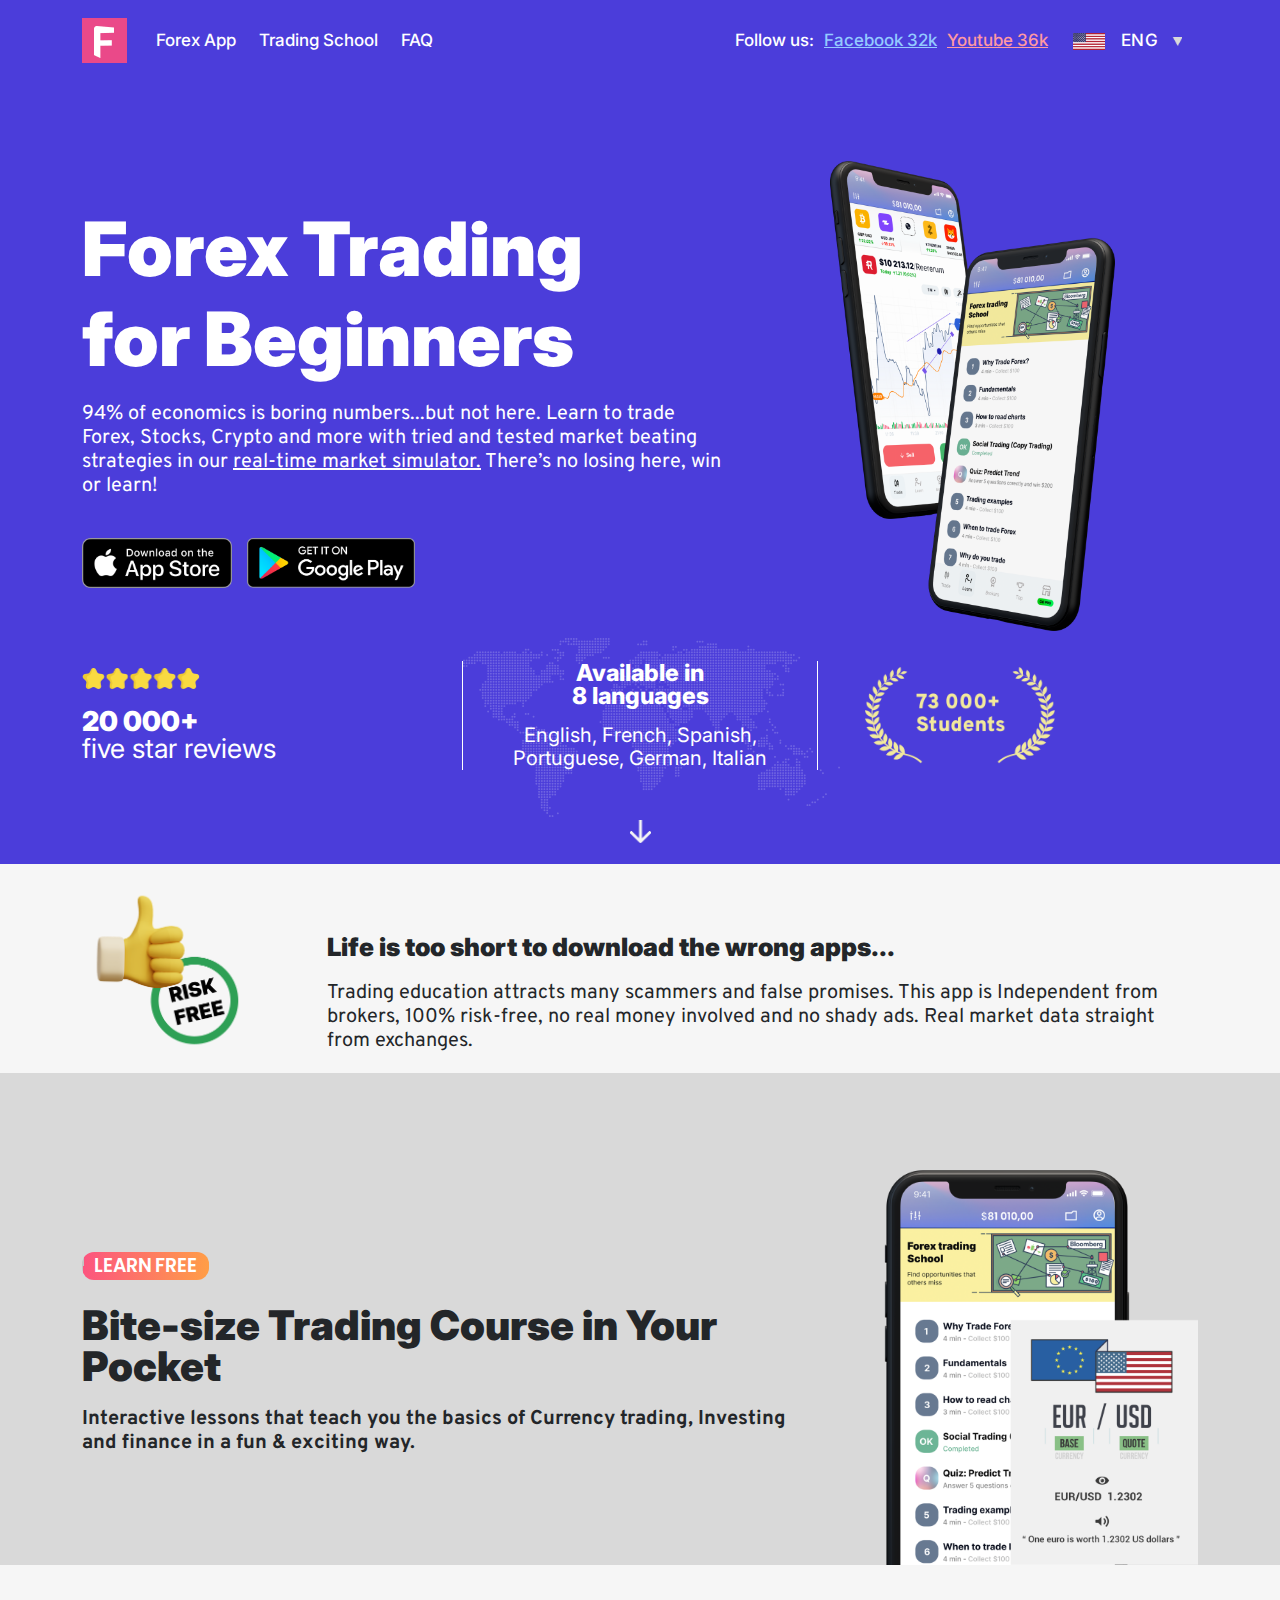
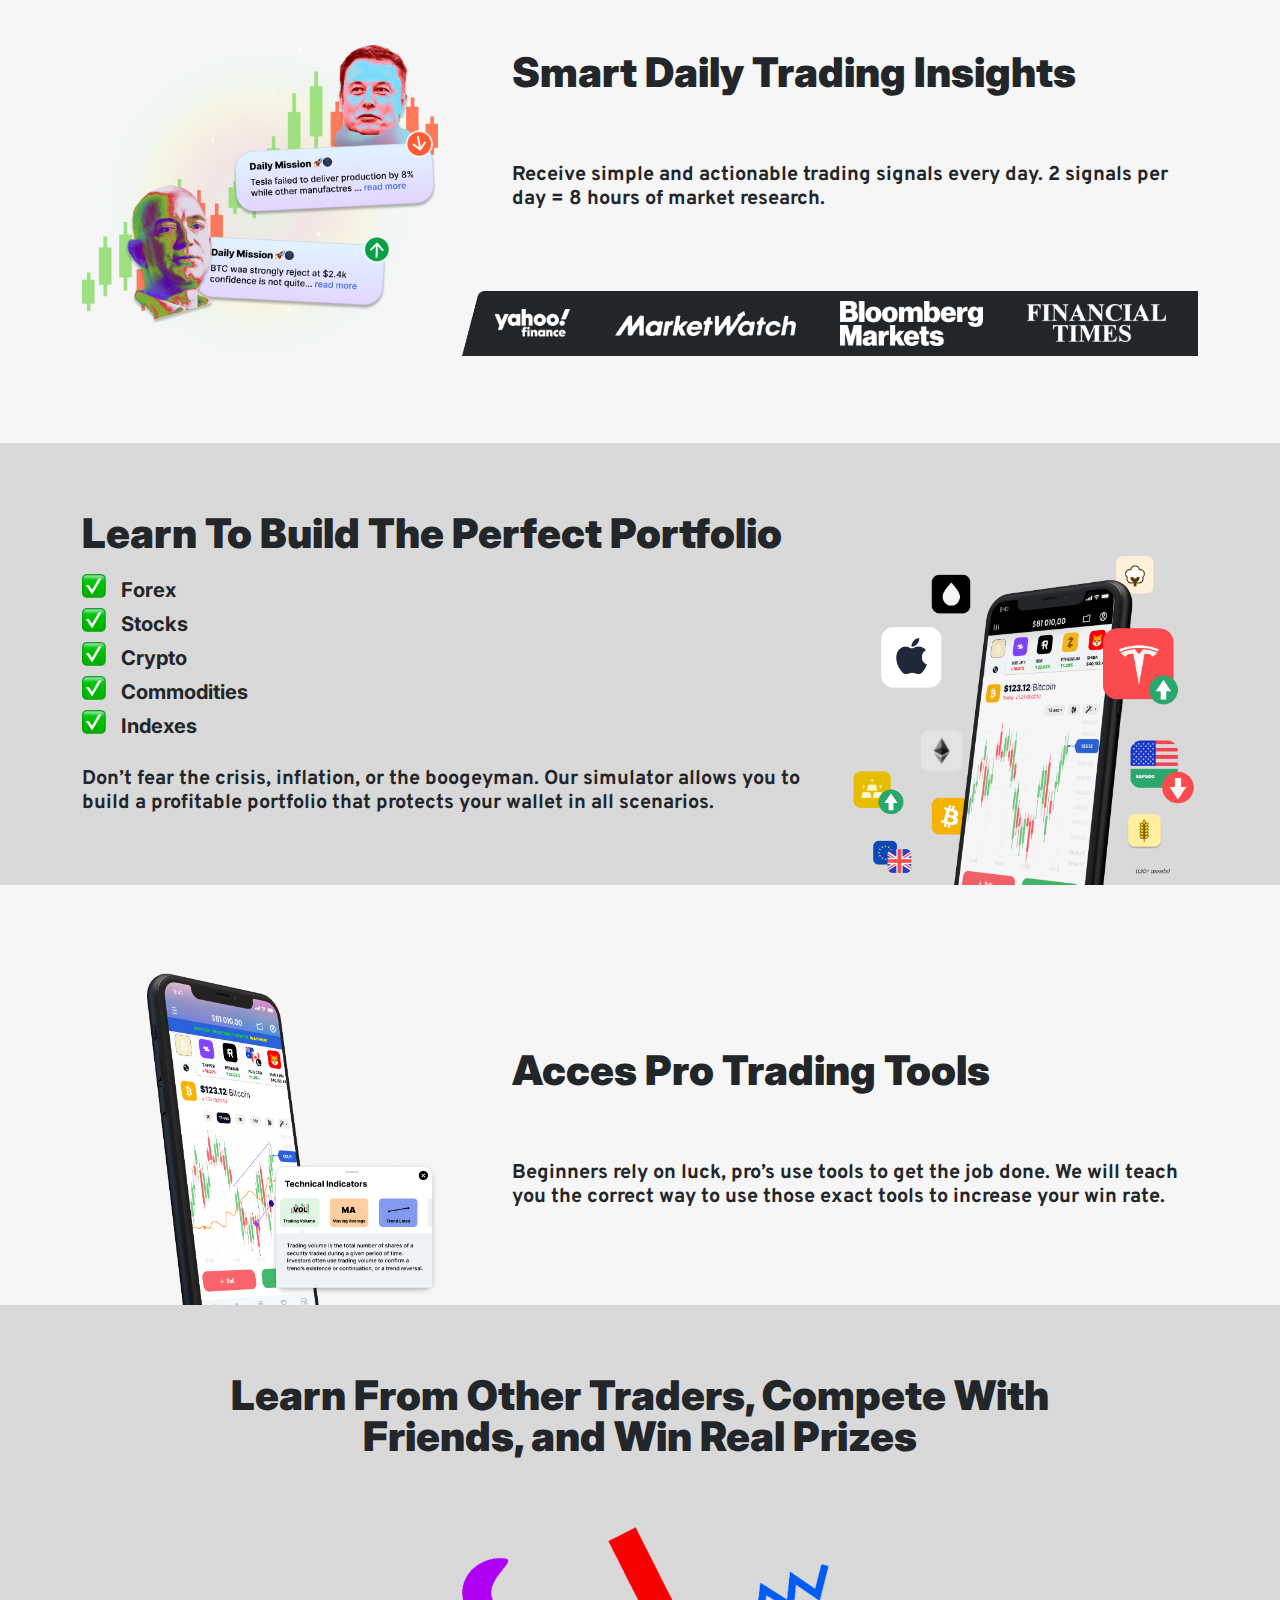
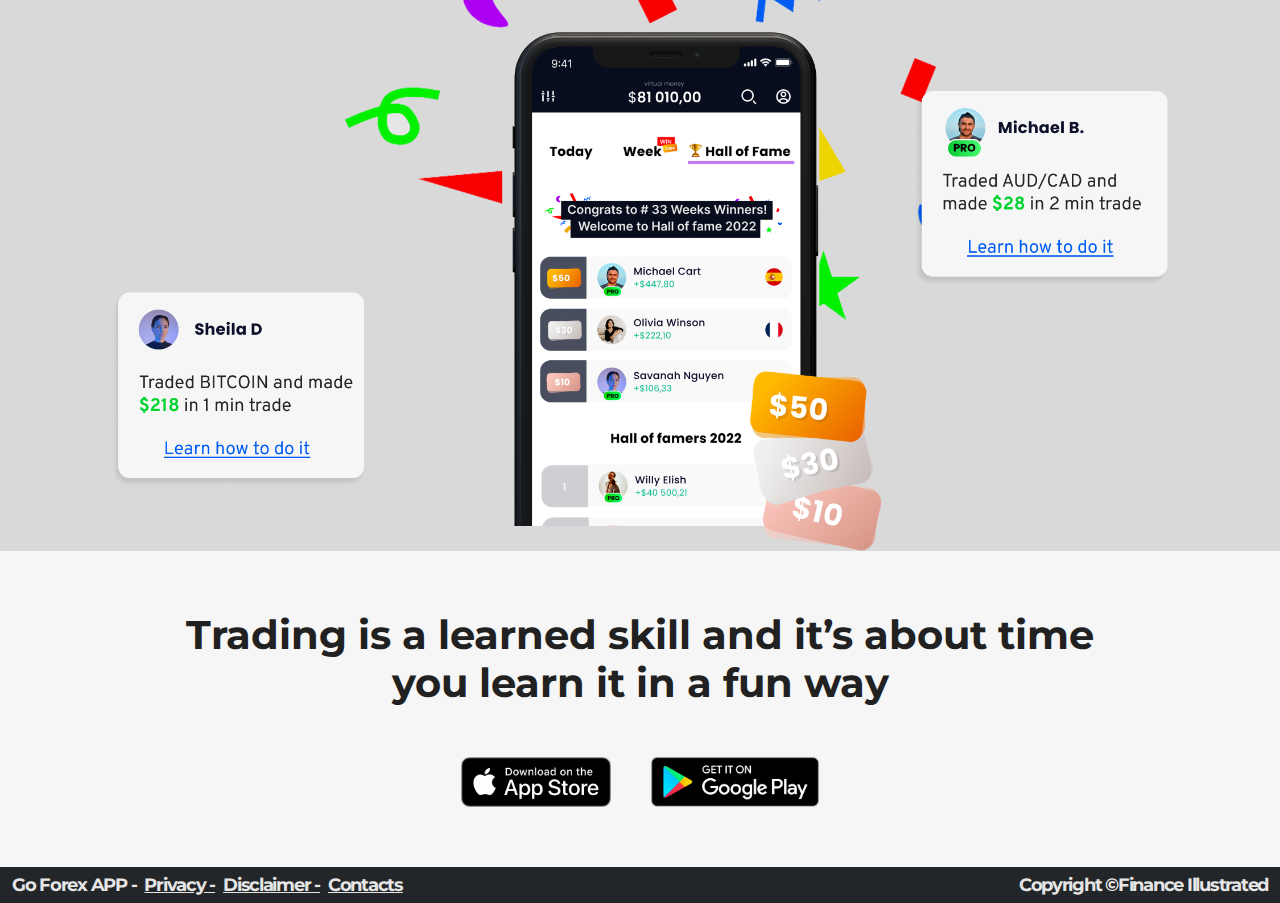
<file: index.html>
<!doctype html>
<html class="no-js" lang="es">
	<head>
		<meta charset="utf-8">
		<meta http-equiv="x-ua-compatible" content="ie=edge">
		<title>Home</title>
		<meta name="description" content="">
		<meta name="viewport" content="width=device-width, initial-scale=1, shrink-to-fit=no">
		<link href="assets/images/logo/favicon.png" rel="shortcut icon" type="image/x-icon">
		<!--stylesheet-->
		<!--bootstrap css-->
		<link rel="stylesheet" href="assets/css/bootstrap.min.css">
		<!--fontawesome css-->
		<link rel="stylesheet" href="https://cdnjs.cloudflare.com/ajax/libs/font-awesome/4.7.0/css/font-awesome.min.css">
		<!--nice select css-->
		<link rel="stylesheet" href="assets/css/nice-select.css">
		<!-- Google font  -->
		<link href="https://fonts.googleapis.com/css2?family=Inter:wght@300;400;500;700;800;900&family=Montserrat:wght@400;700&family=Overpass:wght@300;400;500;600;700;800;900&family=Poppins:wght@400;600;700&display=swap" rel="stylesheet">
		<!--style css-->
		<link rel="stylesheet" href="assets/css/style.css">
		<link rel="stylesheet" href="assets/css/responsive.css">
	</head>
	<body id="page-top">
		<!--==========================================
					Start Header area
		===========================================-->
		<header class="header_area">
			<div class="container">
				<div class="row">
					<div class="col-md-6">
						<div class="menu_area">
							<div class="logo">
								<a href="#"><img src="assets/images/logo/logo.png" alt="Logo"></a>
							</div>
							<div class="menu">
								<ul>
									<li><a href="#">Forex App</a></li>
									<li><a href="#">Trading School</a></li>
									<li><a href="#">FAQ</a></li>
								</ul>
							</div>
						</div>
					</div>
					<div class="col-md-6">
						<div class="follow_area">
							<div class="follow_block desktop_none">
								<ul>
									<li>Follow us:</li>
									<li><a href="#">Facebook 32k</a></li>
									<li><a href="#">Youtube 36k</a></li>
								</ul>
							</div>
							<div class="language_select">
								<div class="currency-switcher">
									<div class="dropdown">
										<div class="caption">
											<div class="flag_image">
												<img src="assets/images/icon/english.png" alt="Icon">
											</div>
											<div class="language_t">
												<p>ENG</p>
											</div>
										</div>
										<div class="list">
											<div class="item selected" data-item="RUB">
												<div class="flag_image">
													<img src="assets/images/icon/english.png" alt="Icon">
												</div>
												<div class="language_t">
													<p>ENG</p>
												</div>
											</div>
											<div class="item" data-item="hindi">
												<div class="flag_image">
													<img src="assets/images/icon/hindi.png" alt="Icon">
												</div>
												<div class="language_t">
													<p>HINDI</p>
												</div>
											</div>
										</div>
									</div>
								</div>
								<!-- End -->
							</div>
						</div>
					</div>
				</div>
			</div>
		</header>
		<!--==========================================
					End Header area
		===========================================-->
		<!-- Hero Banner Area -->
		<section class="hero_banner_area">
			<div class="container">
				<div class="row">
					<div class="col-lg-7">
						<div class="hero_content">
							<h1>Forex Trading <br> for Beginners</h1>
							<p class="desktop_none">94% of economics is boring numbers...but not here. Learn to trade Forex, Stocks, Crypto and more with tried and tested market beating strategies in our <u>real-time market simulator.</u> There’s no losing here, win or learn!</p>
							<p class="mobile_block">Learn to trade<span> Forex, Stocks, Cry pto</span> and more with tried and tested market beating strategies in simulator. There’s no losing here, win or learn!</p>
							<div class="apps_link">
								<ul>
									<li><a href="#"><img src="assets/images/icon/app_stor.png" alt="Icon"></a></li>
									<li><a href="#"><img src="assets/images/icon/google_play.png" alt="Icon"></a></li>
								</ul>
							</div>
						</div>
					</div>
					<div class="col-lg-5">
						<div class="hero_image">
							<!-- Desktop image  -->
							<img class="desktop_none" src="assets/images/banner/hero-mobile.png" alt="Mobile desktop">
							<!-- Desktop image  -->
							<!-- Mobile image  -->
							<img class="mobile_block" src="assets/images/banner/hero-mobile_view.png" alt="Mobile">
							<!-- Mobile image  -->
						</div>
					</div>
				</div>
				
				<div class="row all_success_area desktop_none">
					<div class="col-md-4">
						<div class="star_success">
							<img src="assets/images/icon/star.png" alt="Image">
							<p><span>20 000+</span> <br>five star reviews</p>
						</div>
					</div>
					<div class="col-md-4">
						<div class="language_available">
							<h5>Available in <br>8 languages</h5>
							<p>English, French, Spanish, <br>Portuguese, German, Italian</p>
						</div>
					</div>
					<div class="col-md-4">
						<div class="student_success">
							<img src="assets/images/icon/surress_students.png" alt="Image">
						</div>
					</div>
				</div>
				<div class="row desktop_none">
					<div class="col-12 ">
						<div class="arrow_bottom">
							<a href="#about"><img src="assets/images/icon/arrow_down.png" alt="Icon"></a>
						</div>
					</div>
				</div>
			</div>
		</section>
		<!-- Hero Banner Area -->
		<!-- Like SEction Area -->
		<section class="like_section bg_white">
			<div class="container">
				<div class="row">
					<div class="col-12">
						<div class="like_area">
							<div class="like_image">
								<img src="assets/images/icon/like.png" alt="like">
							</div>
							<div class="like_content">
								<h5>Life is too short to download the wrong apps...</h5>
								<p class="desktop_none">Trading education attracts many scammers and false promises. This app is Independent from brokers, 100% risk-free, no real money involved and no shady ads. Real market data straight from exchanges.</p>
							</div>
						</div>
						<div class="mobile_p_text_tranding mobile_block">
							<p>Trading education attracts many scammers and false promises. This app is Independent from brokers, 100% risk-free, no real money involved and no shady ads. Real market data straight from exchanges.</p>
						</div>
					</div>
				</div>
			</div>
		</section>
		<!-- Like SEction Area -->
		<!-- Like SEction Area -->
		<section class="bite_section bg_gray sp item_center_row pb_0" id="about">
			<div class="container">
				<div class="row">
					<div class="col-lg-8">
						<div class="normal_content">
							<small>LEARN FREE</small>
							<h2>Bite-size Trading Course in Your Pocket</h2>
							<p>Interactive lessons that teach you the basics of Currency trading, Investing and finance in a fun & exciting way.</p>
						</div>
					</div>
					<div class="col-lg-4">
						<div class="bite_image">
							<img src="assets/images/banner/usd_image.png" alt="Image">
						</div>
					</div>
				</div>
			</div>
		</section>
		<!-- Like SEction Area -->
		<!-- Smart Daily Area -->
		<section class="smart_section bg_white sp item_center_row column_reverse">
			<div class="container">
				<div class="row">
					<div class="col-lg-4">
						<div class="bite_image">
							<img src="assets/images/banner/trading-person.png" alt="Image">
						</div>
					</div>
					<div class="col-lg-8">
						<div class="normal_content pb_normal_50">
							<h2>Smart Daily Trading Insights</h2>
							<p>Receive simple and actionable trading signals every day. 2 signals per day = 8 hours of market research.</p>
							
						</div>
						<!-- Desktop Image  -->
						<div class="brand_logo_block desktop_none">
							<div class="single_brnad">
								<img src="assets/images/brand/brand_1.png" alt="Brand Logo">
							</div>
							<div class="single_brnad">
								<img src="assets/images/brand/brand_2.png" alt="Brand Logo">
							</div>
							<div class="single_brnad">
								<img src="assets/images/brand/brand_3.png" alt="Brand Logo">
							</div>
							<div class="single_brnad">
								<img src="assets/images/brand/brand_4.png" alt="Brand Logo">
							</div>
						</div>
						<!-- Desktop Image  -->
					</div>
				</div>
			</div>
			<!-- Mobile barnd image  -->
			<div class="mobile_block">
				<div class="brand_logo_block">
					<div class="single_brnad">
						<img src="assets/images/brand/brand_1.png" alt="Brand Logo">
					</div>
					<div class="single_brnad">
						<img src="assets/images/brand/brand_2.png" alt="Brand Logo">
					</div>
					<div class="single_brnad">
						<img src="assets/images/brand/brand_3.png" alt="Brand Logo">
					</div>
					<div class="single_brnad">
						<img src="assets/images/brand/brand_4.png" alt="Brand Logo">
					</div>
				</div>
			</div>
			
			<!-- Mobile barnd image  -->
		</section>
		<!-- Smart Daily Area -->
		<!-- Learn To Build SEction Area -->
		<section class="learn_to_build_section bg_gray sp item_center_row ">
			<div class="container">
				<div class="row">
					<div class="col-lg-8">
						<div class="normal_content">
							<h2>Learn To Build The Perfect Portfolio</h2>
							<div class="forex_list">
								<ul>
									<li><span><img src="assets/images/icon/green_check.png" alt="icon"></span>Forex</li>
									<li><span><img src="assets/images/icon/green_check.png" alt="icon"></span>Stocks</li>
									<li><span><img src="assets/images/icon/green_check.png" alt="icon"></span>Crypto</li>
									<li><span><img src="assets/images/icon/green_check.png" alt="icon"></span>Commodities</li>
									<li><span><img src="assets/images/icon/green_check.png" alt="icon"></span>Indexes</li>
								</ul>
							</div>
							<p>Don’t fear the crisis, inflation, or the boogeyman. Our simulator allows you to build a profitable portfolio that protects your wallet in all scenarios.</p>
						</div>
					</div>
					<div class="col-lg-4">
						<div class="bite_image bite_image_mb">
							<img src="assets/images/banner/learn_to_build.png" alt="Image">
						</div>
					</div>
				</div>
			</div>
		</section>
		<!-- Learn To Build SEction Area -->
		<!-- Acces Pro Area -->
		<section class="access_section bg_white sp item_center_row pb_0 column_reverse">
			<div class="container">
				<div class="row">
					<div class="col-lg-4">
						<div class="bite_image mt_50">
							<!-- Desktop image  -->
							<img class="desktop_none" src="assets/images/banner/access_pro.png" alt="Image">
							<!-- Desktop image  -->
							<!-- Mobile image  -->
							<img class="mobile_block" src="assets/images/banner/access_pro_mobile_view.png" alt="Image">
							<!-- Mobile image  -->
							
						</div>
					</div>
					<div class="col-lg-8">
						<div class="normal_content pb_normal_50">
							<h2>Acces Pro Trading Tools </h2>
							<p>Beginners rely on luck, pro’s use tools to get the job done. We will teach you the correct way to use those exact tools to increase your win rate.</p>
						</div>
						
					</div>
				</div>
			</div>
		</section>
		<!-- Acces Pro Area -->
		<!-- Learn To Build SEction Area -->
		<section class="learn_section bg_gray sp pb_0">
			<div class="container">
				<div class="row">
					<div class="col-12">
						<div class="normal_content">
							<h2>Learn From Other Traders,  Compete With Friends, and Win Real Prizes</h2>
						</div>
						<div class="learn_other_image">
							<!-- Desktop image  -->
							<img class="desktop_none" src="assets/images/banner/learn_from.png" alt="Image">
							<!-- Desktop image  -->
							<!-- Mobile image  -->
							<img class="mobile_block" src="assets/images/banner/learn_from_mobile_view.png" alt="Image">
							<!-- Mobile image  -->
						</div>
					</div>
				</div>
			</div>
		</section>
		<!-- Learn To Build SEction Area -->
		<!-- Trading is a learned Area -->
		<section class="trandin_learned_section bg_white sp ">
			<div class="container">
				<div class="row">
					<div class="col-12">
						<div class="normal_content_t">
							<h3>Trading is a learned skill and it’s about time you learn it in a fun way</h3>
						</div>
						<div class="footer_apps_link">
							<ul>
								<li><a href="#"><img src="assets/images/icon/app_stor.png" alt="Icon"></a></li>
								<li><a href="#"><img src="assets/images/icon/google_play.png" alt="Icon"></a></li>
							</ul>
						</div>
					</div>
				</div>
				<!-- Mopbile -->
				<div class="all_success_area mobile_block">
					<div class="row ">
						<div class="col-6">
							<div class="star_success">
								<img src="assets/images/icon/star.png" alt="Image">
								<p><span>20 000+</span> <br>five star reviews</p>
							</div>
						</div>
						<div class="col-6">
							<div class="language_available">
								<h5>Available in <br>8 languages</h5>
								<p>English, French, Spanish, <br>Portuguese, German, Italian</p>
							</div>
						</div>
					</div>
				</div>
				<!-- Mopbile -->
			</div>
		</section>
		<!-- Trading is a learned Area -->
		<!-- Mopbile Follow -->
		<section class="mobile_follow_f">
			<div class="follow_block mobile_block">
				<ul>
					<li>Follow us:</li>
					<li><a href="#">Facebook 32k</a></li>
					<li><a href="#">Youtube 36k</a></li>
				</ul>
			</div>
		</section>
		<!-- Mopbile Follow -->
		<!-- Footer Area  -->
		<footer class="footer_area">
			<div class="container-fluid">
				<div class="row">
					<div class="col-md-6">
						<div class="footer_menu">
							<p>Go Forex APP -</p>
							<a href="#">Privacy -</a>
							<a href="#">Disclaimer -</a>
							<div class="tooltip_main_f_area">
								<div class="tooltip_main">
									<a href="#">Contacts</a>
								</div>
								<div class="menu_area">
									<div class="tooltiptext_main">
										<div class="contact_form_area">
											<div class="contact_top text-center">
												<h5>Contact us</h5>
												<p>Expected reply time in 21h</p>
											</div>
											<div class="contact_form">
												<form action="">
													<div class="input_item">
														<input type="text" placeholder="Name">
													</div>
													<div class="input_item">
														<input type="email" placeholder="E-mail">
													</div>
													<div class="input_item textarea_t">
														<textarea name="" placeholder="Message"></textarea>
													</div>
													<div class="input_submit">
														<button type="submit">Send</button>
													</div>
												</form>
											</div>
										</div>
									</div>
								</div>
							</div>
						</div>
					</div>
					<div class="col-md-6">
						<div class="copyright_text">
							<p>Copyright  ©Finance Illustrated</p>
						</div>
					</div>
				</div>
			</div>
		</footer>
		<!-- Footer Area  -->
		
		<!--jquery js-->
		<script src="assets/js/jquery.js"></script>
		<script src="assets/js/jquery.nice-select.min.js"></script>
		<!--bootstrap js-->
		<script src="assets/js/bootstrap.bundle.min.js"></script>
		<!--custom js-->
		<script src="assets/js/custom.js"></script>
	</body>
</html>
</file>
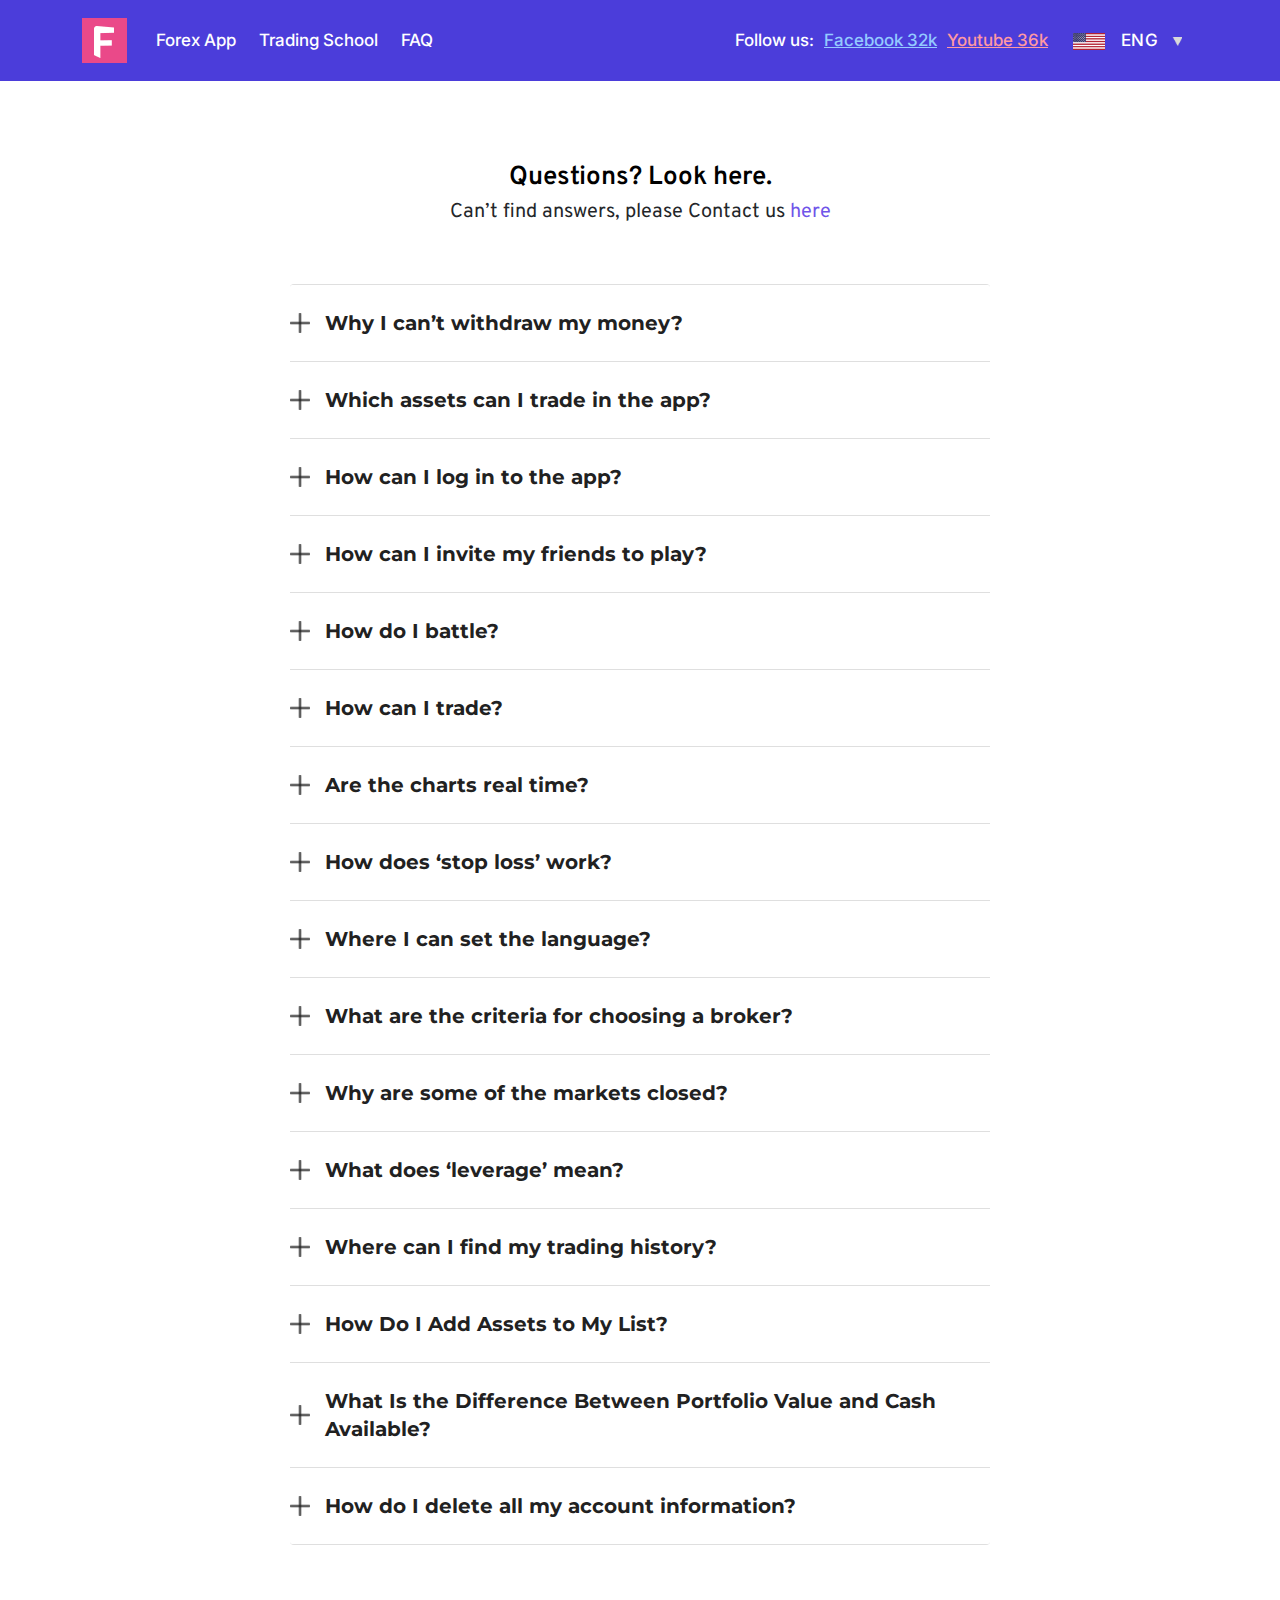
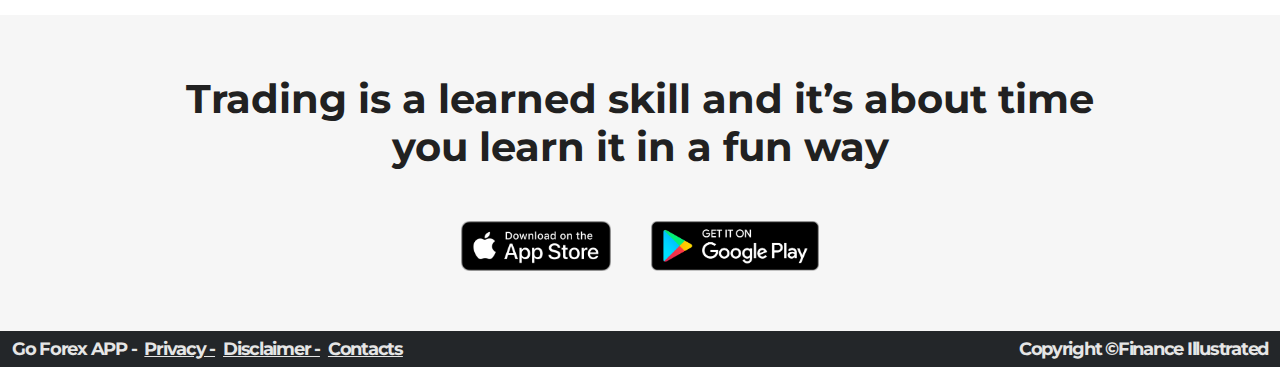
<file: faq.html>
<!doctype html>
<html class="no-js" lang="es">
	<head>
		<meta charset="utf-8">
		<meta http-equiv="x-ua-compatible" content="ie=edge">
		<title>Faq</title>
		<meta name="description" content="">
		<meta name="viewport" content="width=device-width, initial-scale=1, shrink-to-fit=no">
		<link href="assets/images/logo/favicon.png" rel="shortcut icon" type="image/x-icon">
		<!--stylesheet-->
		<!--bootstrap css-->
		<link rel="stylesheet" href="assets/css/bootstrap.min.css">
		<!--fontawesome css-->
		<link rel="stylesheet" href="https://cdnjs.cloudflare.com/ajax/libs/font-awesome/4.7.0/css/font-awesome.min.css">
		<!--nice select css-->
		<link rel="stylesheet" href="assets/css/nice-select.css">
		<!-- Google font  -->
		<link href="https://fonts.googleapis.com/css2?family=Inter:wght@300;400;500;700;800;900&family=Montserrat:wght@400;700&family=Overpass:wght@300;400;500;600;700;800;900&family=Poppins:wght@400;600;700&display=swap" rel="stylesheet">
		<!--style css-->
		<link rel="stylesheet" href="assets/css/style.css">
		<link rel="stylesheet" href="assets/css/responsive.css">
	</head>
	<body id="page-top">
		<!--==========================================
					Start Header area
		===========================================-->
		<header class="header_area">
			<div class="container">
				<div class="row">
					<div class="col-md-6">
						<div class="menu_area">
							<div class="logo">
								<a href="#"><img src="assets/images/logo/logo.png" alt="Logo"></a>
							</div>
							<div class="menu">
								<ul>
									<li><a href="#">Forex App</a></li>
									<li><a href="#">Trading School</a></li>
									<li><a href="#">FAQ</a></li>
								</ul>
							</div>
						</div>
					</div>
					<div class="col-md-6">
						<div class="follow_area">
							<div class="follow_block desktop_none">
								<ul>
									<li>Follow us:</li>
									<li><a href="#">Facebook 32k</a></li>
									<li><a href="#">Youtube 36k</a></li>
								</ul>
							</div>
							<div class="language_select">
								<div class="currency-switcher">
									<div class="dropdown">
										<div class="caption">
											<div class="flag_image">
												<img src="assets/images/icon/english.png" alt="Icon">
											</div>
											<div class="language_t">
												<p>ENG</p>
											</div>
										</div>
										<div class="list">
											<div class="item selected" data-item="RUB">
												<div class="flag_image">
													<img src="assets/images/icon/english.png" alt="Icon">
												</div>
												<div class="language_t">
													<p>ENG</p>
												</div>
											</div>
											<div class="item" data-item="hindi">
												<div class="flag_image">
													<img src="assets/images/icon/hindi.png" alt="Icon">
												</div>
												<div class="language_t">
													<p>HINDI</p>
												</div>
											</div>
										</div>
									</div>
								</div>
								<!-- End -->
							</div>
						</div>
					</div>
				</div>
			</div>
		</header>
		<!--==========================================
					End Header area
		===========================================-->
		<!-- Faq Section -->
		<section class="question_answer_section sp">
			<div class="container">
				<div class="row">
					<div class="col-12">
						<div class="faq_top_title text-center">
							<h3>Questions? Look here.</h3>
							<p>Can’t find answers, please Contact us <a href="#">here</a></p>
						</div>
					</div>
				</div>
				<div class="row">
					<div class="col-12">
						<div class="ask_question_title">
							
							
							<div class="accordion" id="accordionExample">
								<div class="accordion-item">
									<h2 class="accordion-header" id="headingOne">
									<button class="accordion-button collapsed" type="button" data-bs-toggle="collapse" data-bs-target="#collapseOne" aria-expanded="false" aria-controls="collapseOne">
									Why I can’t withdraw my money?
									</button>
									</h2>
									<div id="collapseOne" class="accordion-collapse collapse" aria-labelledby="headingOne" data-bs-parent="#accordionExample" style="">
										<div class="accordion-body">As you learn and play, the Trading Game awards you dollars. These are like in-game tokens, so the money can’t be withdrawn. We use dollars to make your learning experience more realistic but they have no real-world value.
											Once you’re ready to invest with real money, you can choose from our list of carefully chosen brokers from within the app.
										</div>
									</div>
								</div>
								<div class="accordion-item">
									<h2 class="accordion-header" id="headingTwo">
									<button class="accordion-button collapsed" type="button" data-bs-toggle="collapse" data-bs-target="#collapseTwo" aria-expanded="false" aria-controls="collapseTwo">
									Which assets can I trade in the app?
									</button>
									</h2>
									<div id="collapseTwo" class="accordion-collapse collapse" aria-labelledby="headingTwo" data-bs-parent="#accordionExample" style="">
										<div class="accordion-body">There are 55 available most popular assets to trade in the application:
											FOREX: EUR/USD, USD/JPY, GBP/USD, USD/CAD, USD/ZAR, NZD/USD, AUD/JPY, USD/CNY, AUD/USD, USD/TRY, EUR/CHF.
											STOCKS: APPLE, GOOGLE, NIKE, TESLA, EXXON, DISNEY, MICROSOFT, XIAOMI, NETFLIX, SNAPCHAT, FACEBOOK, SPOTIFY, TWITTER, AMAZON, NESTLE, VW, FORD, SHELL, TILRAY, CGC, CRONOS, ALIBABA, HSBC HOLDINGS, STARBUCKS, FITBIT, ASOS, TENCENT
											COMMODITIES: CRUDE OIL, GOLD, COPPER, GAS, PLATINUM, SILVER.
											INDEX: NASDAQ, S&P, GER30, DOW JONES INDUSTRIAL AVERAGE
											CRYTPOCURRENCY: BITCOIN, ETHEREUM, EOS, MONERO, RIPPLE, LITECOIN, NEO
										</div>
									</div>
								</div>
								<div class="accordion-item">
									<h2 class="accordion-header" id="headingThree">
									<button class="accordion-button collapsed" type="button" data-bs-toggle="collapse" data-bs-target="#collapseThree" aria-expanded="false" aria-controls="collapseThree">How can I log in to the app?
									</button>
									</h2>
									<div id="collapseThree" class="accordion-collapse collapse" aria-labelledby="headingThree" data-bs-parent="#accordionExample">
										<div class="accordion-body">In the top-right corner of the screen, you’ll see a graph inside a circle. Press it to get to your profile screen. Choose ‘Connect Facebook’ at the very top.
											Once you’re logged in there’s all kinds of benefits! You can share results with friends, take part in investment battles with other users, and see where you rank across all the Trading Game’s users on the worldwide leaderboard.
										</div>
									</div>
								</div>
								<div class="accordion-item">
									<h2 class="accordion-header" id="headingFour">
									<button class="accordion-button collapsed" type="button" data-bs-toggle="collapse" data-bs-target="#collapseFour" aria-expanded="false" aria-controls="collapseFour">How can I invite my friends to play?
									</button>
									</h2>
									<div id="collapseFour" class="accordion-collapse collapse" aria-labelledby="headingFour" data-bs-parent="#accordionExample">
										<div class="accordion-body">First, make sure you’re logged in. Then, on the profile screen, scroll to ‘Global Rank’ and select ‘Friends’. You’ll see a large ‘Invite friends’ button. Invite 5 friends to get a special ‘VIP’ badge!
										</div>
									</div>
								</div>
								<div class="accordion-item">
									<h2 class="accordion-header" id="headingFive">
									<button class="accordion-button collapsed" type="button" data-bs-toggle="collapse" data-bs-target="#collapseFive" aria-expanded="false" aria-controls="collapseFive">How do I battle?
									</button>
									</h2>
									<div id="collapseFive" class="accordion-collapse collapse" aria-labelledby="headingFive" data-bs-parent="#accordionExample">
										<div class="accordion-body">On your profile screen (you can access this by pressing the graph icon in the top-right corner of the home screen), scroll down to ‘Global Rank’. Select ‘Battles’. You’re ready to battle away!
											Each battle lasts 10 minutes. You and your opponent fight to earn the most money by buying and selling any of the available assets on the Foreign Exchange.
										</div>
									</div>
								</div>
								<div class="accordion-item">
									<h2 class="accordion-header" id="headingSix">
									<button class="accordion-button collapsed" type="button" data-bs-toggle="collapse" data-bs-target="#collapseSix" aria-expanded="false" aria-controls="collapseSix">How can I trade?
									</button>
									</h2>
									<div id="collapseSix" class="accordion-collapse collapse" aria-labelledby="headingSix" data-bs-parent="#accordionExample">
										<div class="accordion-body">
											To trade, you need to complete a series of lessons in our Trading School. This will help you get ready for the trading world: once you’ve answered enough questions correctly to earn $1000, you’ll unlock the trading feature.
											To start, press ‘Trade’ on the home screen. You’ll find helpful graphs, with the option to choose a timeframe – from 5 minutes to 5 years — and the amount of leverage on an investment.
										</div>
									</div>
								</div>
								<div class="accordion-item">
									<h2 class="accordion-header" id="heading_7">
									<button class="accordion-button collapsed" type="button" data-bs-toggle="collapse" data-bs-target="#collapse_7" aria-expanded="false" aria-controls="collapse_7">Are the charts real time?
									</button>
									</h2>
									<div id="collapse_7" class="accordion-collapse collapse" aria-labelledby="heading_7" data-bs-parent="#accordionExample">
										<div class="accordion-body">Yes! We always use real-life, real-time data to make the experience as realistic as possible.</div>
									</div>
								</div>
								<div class="accordion-item">
									<h2 class="accordion-header" id="heading_8">
									<button class="accordion-button collapsed" type="button" data-bs-toggle="collapse" data-bs-target="#collapse_8" aria-expanded="false" aria-controls="collapse_8">How does ‘stop loss’ work?
									</button>
									</h2>
									<div id="collapse_8" class="accordion-collapse collapse" aria-labelledby="heading_8" data-bs-parent="#accordionExample">
										<div class="accordion-body">A stop-loss order is designed to limit your potential loss on an investment. When an asset reaches a certain price, it will be automatically sold.
										Within the Trading Game, you can choose the amount of profit and loss you’re willing to incur. This will help you learn the fundamentals of investment while working within real-world limits.</div>
									</div>
								</div>
								<div class="accordion-item">
									<h2 class="accordion-header" id="heading_9">
									<button class="accordion-button collapsed" type="button" data-bs-toggle="collapse" data-bs-target="#collapse_9" aria-expanded="false" aria-controls="collapse_9">Where I can set the language?
									</button>
									</h2>
									<div id="collapse_9" class="accordion-collapse collapse" aria-labelledby="heading_9" data-bs-parent="#accordionExample">
										<div class="accordion-body">In the top-left corner of the screen, you’ll see three lines (it’s called a hamburger menu!). Press that, and you’ll be shown a screen with all our language options.
										You can can choose from English, German, Spanish, French, Italian, Simplified Chinese and Traditional Chinese.</div>
									</div>
								</div>
								<div class="accordion-item">
									<h2 class="accordion-header" id="heading_10">
									<button class="accordion-button collapsed" type="button" data-bs-toggle="collapse" data-bs-target="#collapse_10" aria-expanded="false" aria-controls="collapse_10">What are the criteria for choosing a broker?
									</button>
									</h2>
									<div id="collapse_10" class="accordion-collapse collapse" aria-labelledby="heading_10" data-bs-parent="#accordionExample">
										<div class="accordion-body">Our team of experts has carefully selected a range of top brokers.</div>
									</div>
								</div>
								<div class="accordion-item">
									<h2 class="accordion-header" id="heading_11">
									<button class="accordion-button collapsed" type="button" data-bs-toggle="collapse" data-bs-target="#collapse_11" aria-expanded="false" aria-controls="collapse_11">Why are some of the markets closed?
									</button>
									</h2>
									<div id="collapse_11" class="accordion-collapse collapse" aria-labelledby="heading_11" data-bs-parent="#accordionExample">
										<div class="accordion-body">Depending on the time of day, any given market may have closed trading or have yet to open.
										In the ‘Learn’ section of the app, you’ll find the ‘When to Trade Forex’ lesson. It’ll teach you when major markets open and close.</div>
									</div>
								</div>
								<div class="accordion-item">
									<h2 class="accordion-header" id="heading_12">
									<button class="accordion-button collapsed" type="button" data-bs-toggle="collapse" data-bs-target="#collapse_12" aria-expanded="false" aria-controls="collapse_12">What does ‘leverage’ mean?
									</button>
									</h2>
									<div id="collapse_12" class="accordion-collapse collapse" aria-labelledby="heading_12" data-bs-parent="#accordionExample">
										<div class="accordion-body">In the trading world, ‘leverage’ refers to a loan, given to an investor, where the broker and investor expect the value of the investment to grow faster than the interest on the loan payments.
											Typically, leverage is shown as a multiplier: x10, x30, x50, x100 or x200. The best platforms will let you choose the multiplier to suit your own investment needs and willingness to risk.
										</div>
									</div>
								</div>
								<div class="accordion-item">
									<h2 class="accordion-header" id="heading_13">
									<button class="accordion-button collapsed" type="button" data-bs-toggle="collapse" data-bs-target="#collapse_13" aria-expanded="false" aria-controls="collapse_13">Where can I find my trading history?
									</button>
									</h2>
									<div id="collapse_13" class="accordion-collapse collapse" aria-labelledby="heading_13" data-bs-parent="#accordionExample">
										<div class="accordion-body">Your full trading history is under the ‘Trade’ option. Scroll right to the bottom and you’ll find everything there.
										If you want a quick overview of your other details, just check out your profile.</div>
									</div>
								</div>
								<div class="accordion-item">
									<h2 class="accordion-header" id="heading_14">
									<button class="accordion-button collapsed" type="button" data-bs-toggle="collapse" data-bs-target="#collapse_14" aria-expanded="false" aria-controls="collapse_14">How Do I Add Assets to My List?
									</button>
									</h2>
									<div id="collapse_14" class="accordion-collapse collapse" aria-labelledby="heading_14" data-bs-parent="#accordionExample">
										<div class="accordion-body">Once you have completed lessons in our trading school or answered enough trading questions, you will unlock the Trade icon on your homepage. From here you can trade, add assets and manage your trading portfolio. Adding assets to your list is as simple as selecting the drop-down box and choosing the asset to add.</div>
									</div>
								</div>
								<div class="accordion-item">
									<h2 class="accordion-header" id="heading_15">
									<button class="accordion-button collapsed" type="button" data-bs-toggle="collapse" data-bs-target="#collapse_15" aria-expanded="false" aria-controls="collapse_15">What Is the Difference Between Portfolio Value and Cash Available?
									</button>
									</h2>
									<div id="collapse_15" class="accordion-collapse collapse" aria-labelledby="heading_15" data-bs-parent="#accordionExample">
										<div class="accordion-body">If you have open positions, such as stocks in trade currently, your portfolio value will likely be different to your cash available value. On a basic level, the cash available will be a value available to trade, whereas the portfolio value will reflect money already in trade as well as the cash available figure.</div>
									</div>
								</div>
								<div class="accordion-item">
									<h2 class="accordion-header" id="heading_16">
									<button class="accordion-button collapsed" type="button" data-bs-toggle="collapse" data-bs-target="#collapse_16" aria-expanded="false" aria-controls="collapse_16">How do I delete all my account information?
									</button>
									</h2>
									<div id="collapse_16" class="accordion-collapse collapse" aria-labelledby="heading_16" data-bs-parent="#accordionExample">
										<div class="accordion-body">To completely remove all you account information, including user data from facebook, please contact us on help@tradinggame.com or request us to delete your account information via the Trading Game application Message feature.</div>
									</div>
								</div>
								
								
							</div>
						</div>
					</div>
				</div>
			</div>
		</section>
		
		<!-- Trading is a learned Area -->
		<section class="trandin_learned_section bg_white sp ">
			<div class="container">
				<div class="row">
					<div class="col-12">
						<div class="normal_content_t">
							<h3>Trading is a learned skill and it’s about time you learn it in a fun way</h3>
						</div>
						<div class="footer_apps_link">
							<ul>
								<li><a href="#"><img src="assets/images/icon/app_stor.png" alt="Icon"></a></li>
								<li><a href="#"><img src="assets/images/icon/google_play.png" alt="Icon"></a></li>
							</ul>
						</div>
					</div>
				</div>
				<!-- Mopbile -->
				<div class="all_success_area mobile_block">
					<div class="row ">
						<div class="col-6">
							<div class="star_success">
								<img src="assets/images/icon/star.png" alt="Image">
								<p><span>20 000+</span> <br>five star reviews</p>
							</div>
						</div>
						<div class="col-6">
							<div class="language_available">
								<h5>Available in <br>8 languages</h5>
								<p>English, French, Spanish, <br>Portuguese, German, Italian</p>
							</div>
						</div>
					</div>
				</div>
				<!-- Mopbile -->
			</div>
		</section>
		<!-- Trading is a learned Area -->
		<!-- Mopbile Follow -->
		<section class="mobile_follow_f">
			<div class="follow_block mobile_block">
				<ul>
					<li>Follow us:</li>
					<li><a href="#">Facebook 32k</a></li>
					<li><a href="#">Youtube 36k</a></li>
				</ul>
			</div>
		</section>
		<!-- Mopbile Follow -->
		<!-- Footer Area  -->
		<footer class="footer_area">
			<div class="container-fluid">
				<div class="row">
					<div class="col-md-6">
						<div class="footer_menu">
							<p>Go Forex APP -</p>
							<a href="#">Privacy -</a>
							<a href="#">Disclaimer -</a>
							<div class="tooltip_main_f_area">
								<div class="tooltip_main">
									<a href="#">Contacts</a>
								</div>
								<div class="menu_area">
									<div class="tooltiptext_main">
										<div class="contact_form_area">
											<div class="contact_top text-center">
												<h5>Contact us</h5>
												<p>Expected reply time in 21h</p>
											</div>
											<div class="contact_form">
												<form action="">
													<div class="input_item">
														<input type="text" placeholder="Name">
													</div>
													<div class="input_item">
														<input type="email" placeholder="E-mail">
													</div>
													<div class="input_item textarea_t">
														<textarea name="" placeholder="Message"></textarea>
													</div>
													<div class="input_submit">
														<button type="submit">Send</button>
													</div>
												</form>
											</div>
										</div>
									</div>
								</div>
							</div>
						</div>
					</div>
					<div class="col-md-6">
						<div class="copyright_text">
							<p>Copyright  ©Finance Illustrated</p>
						</div>
					</div>
				</div>
			</div>
		</footer>
		<!-- Footer Area  -->
		
		<!--jquery js-->
		<script src="assets/js/jquery.js"></script>
		<script src="assets/js/jquery.nice-select.min.js"></script>
		<!--bootstrap js-->
		<script src="assets/js/bootstrap.bundle.min.js"></script>
		<!--custom js-->
		<script src="assets/js/custom.js"></script>
	</body>
</html>
</file>
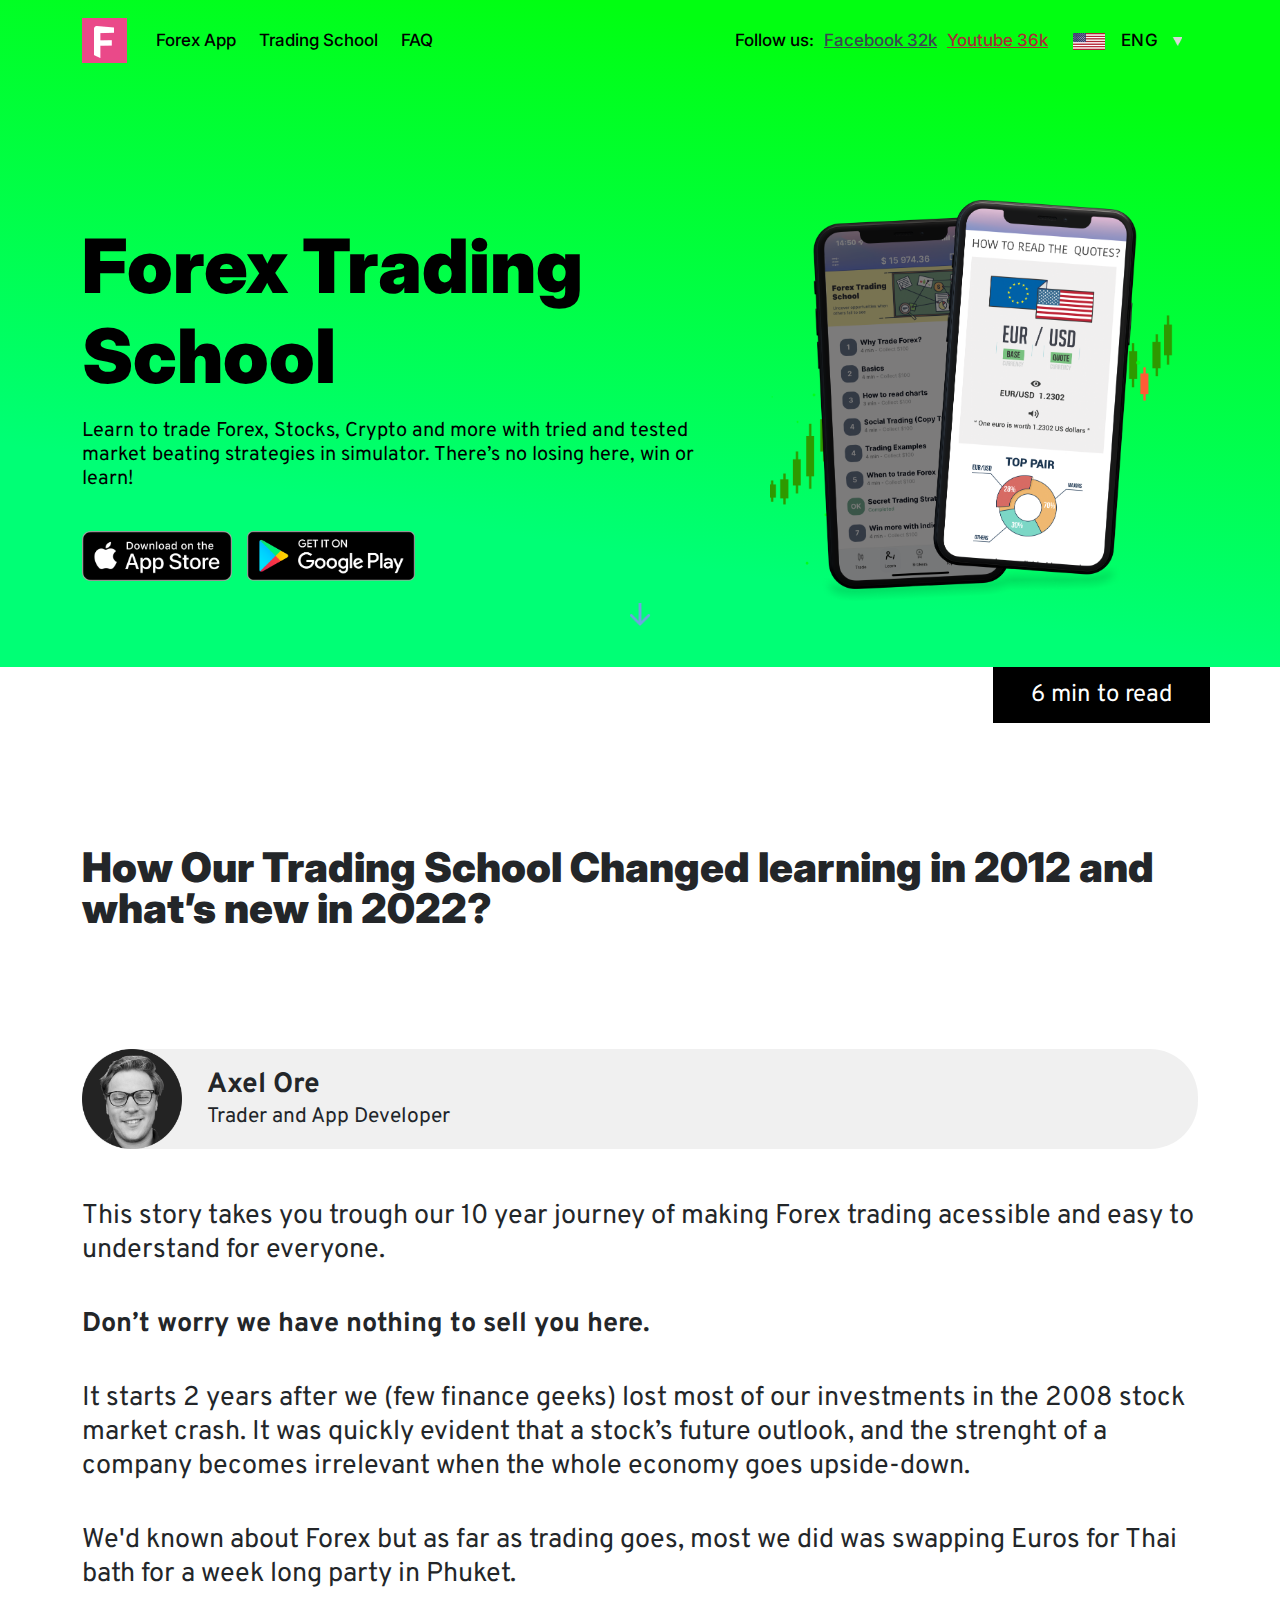
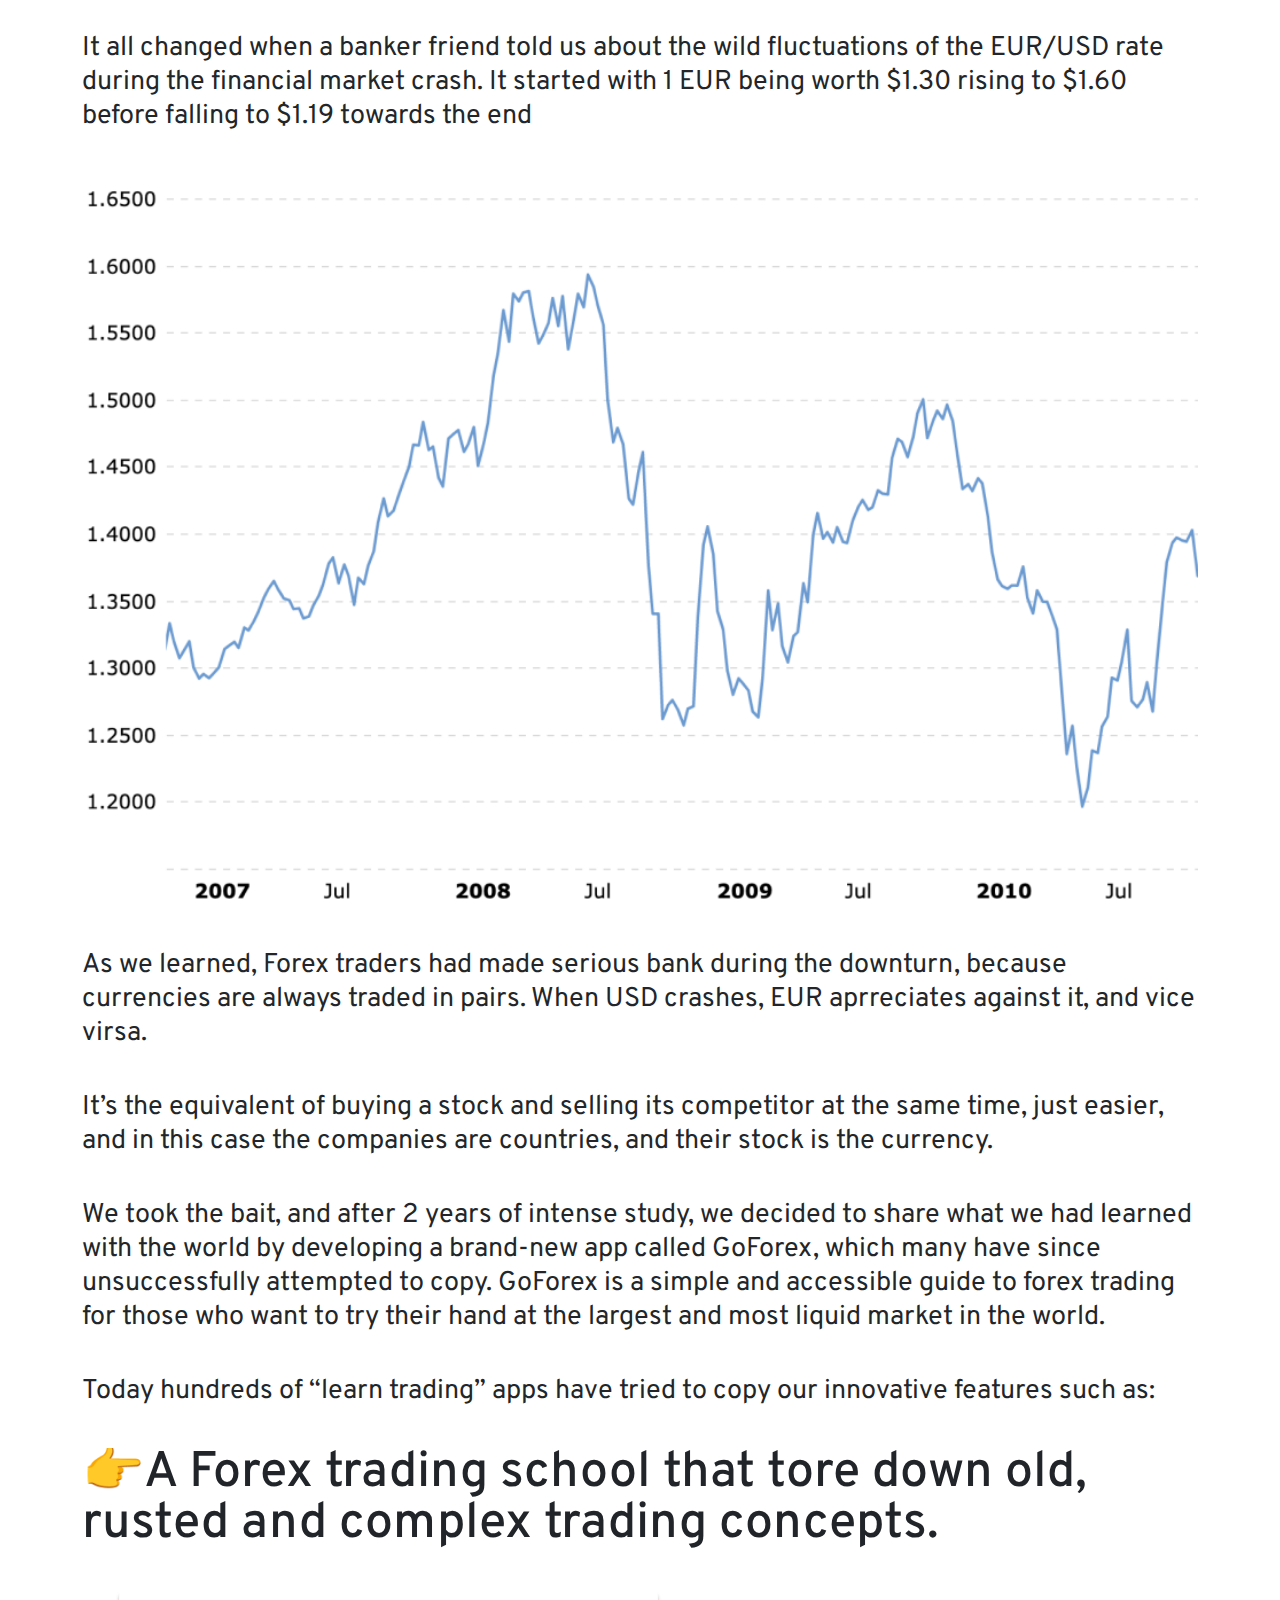
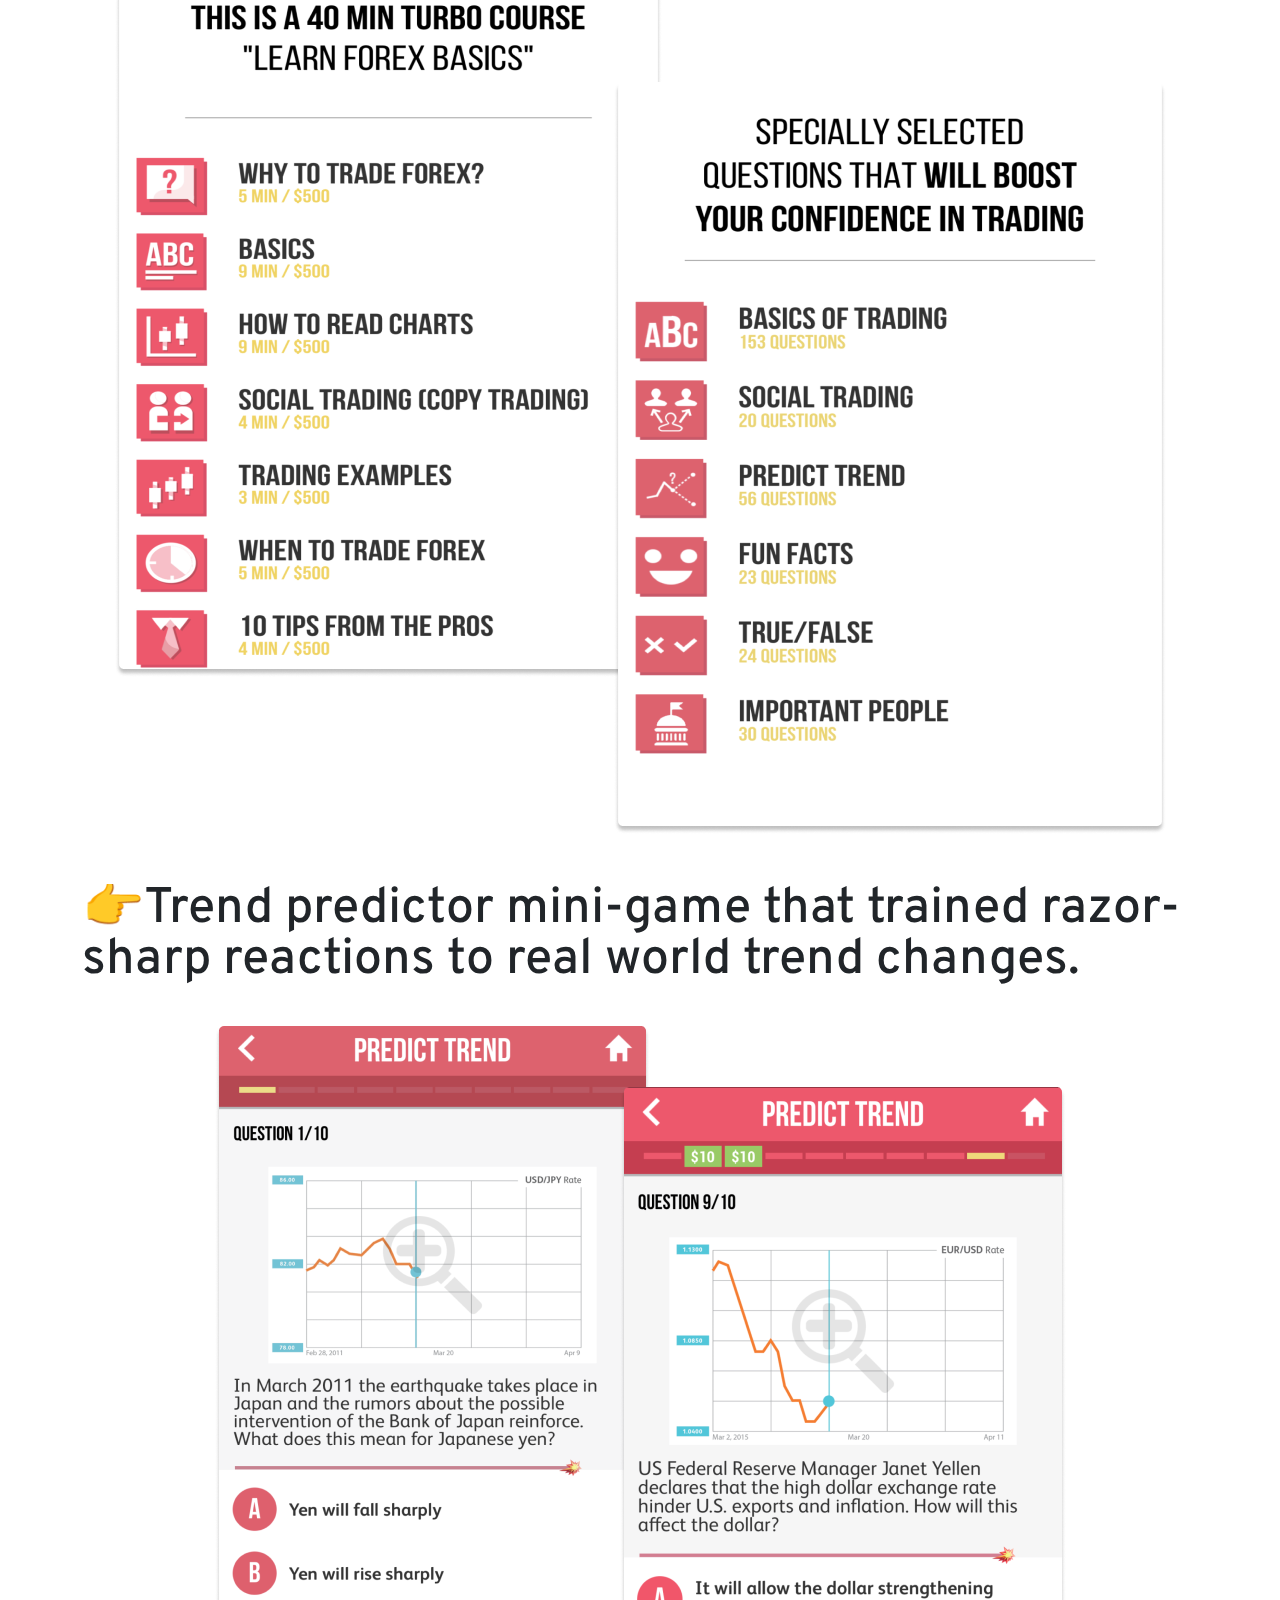
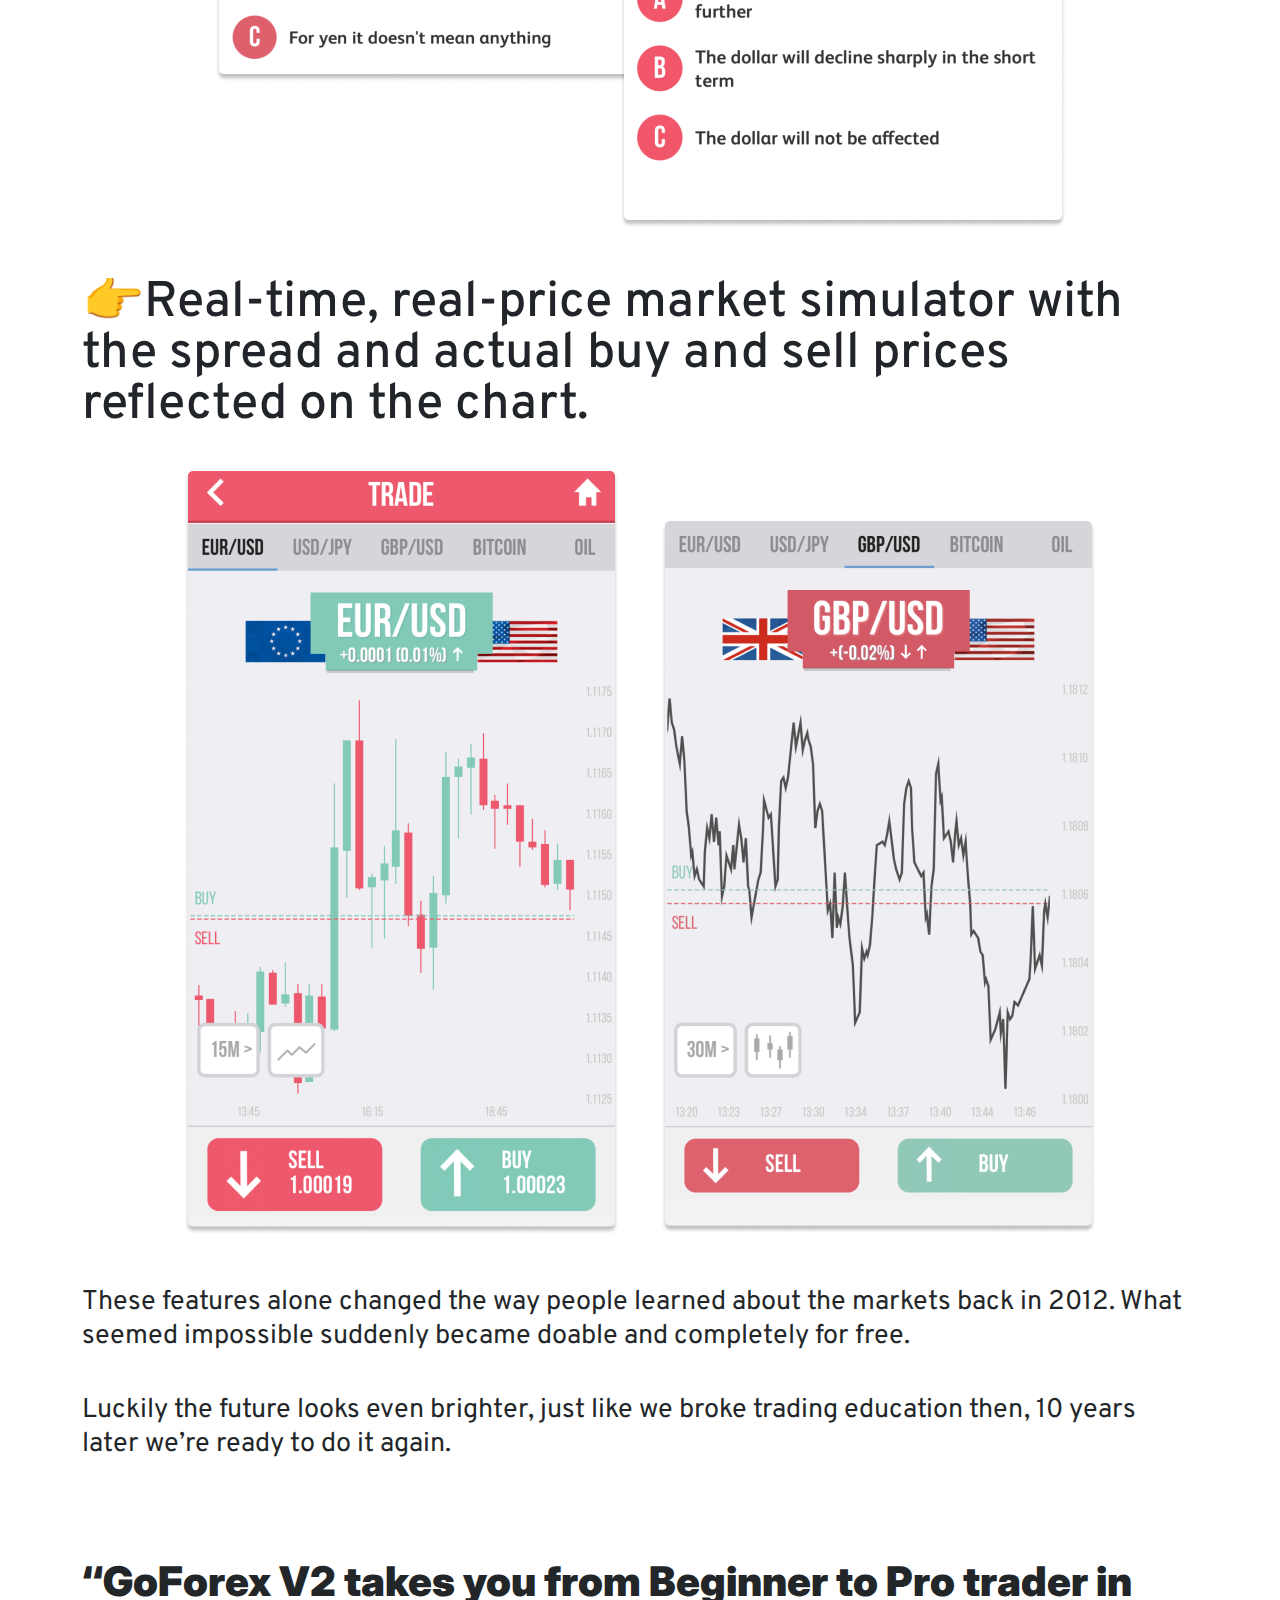
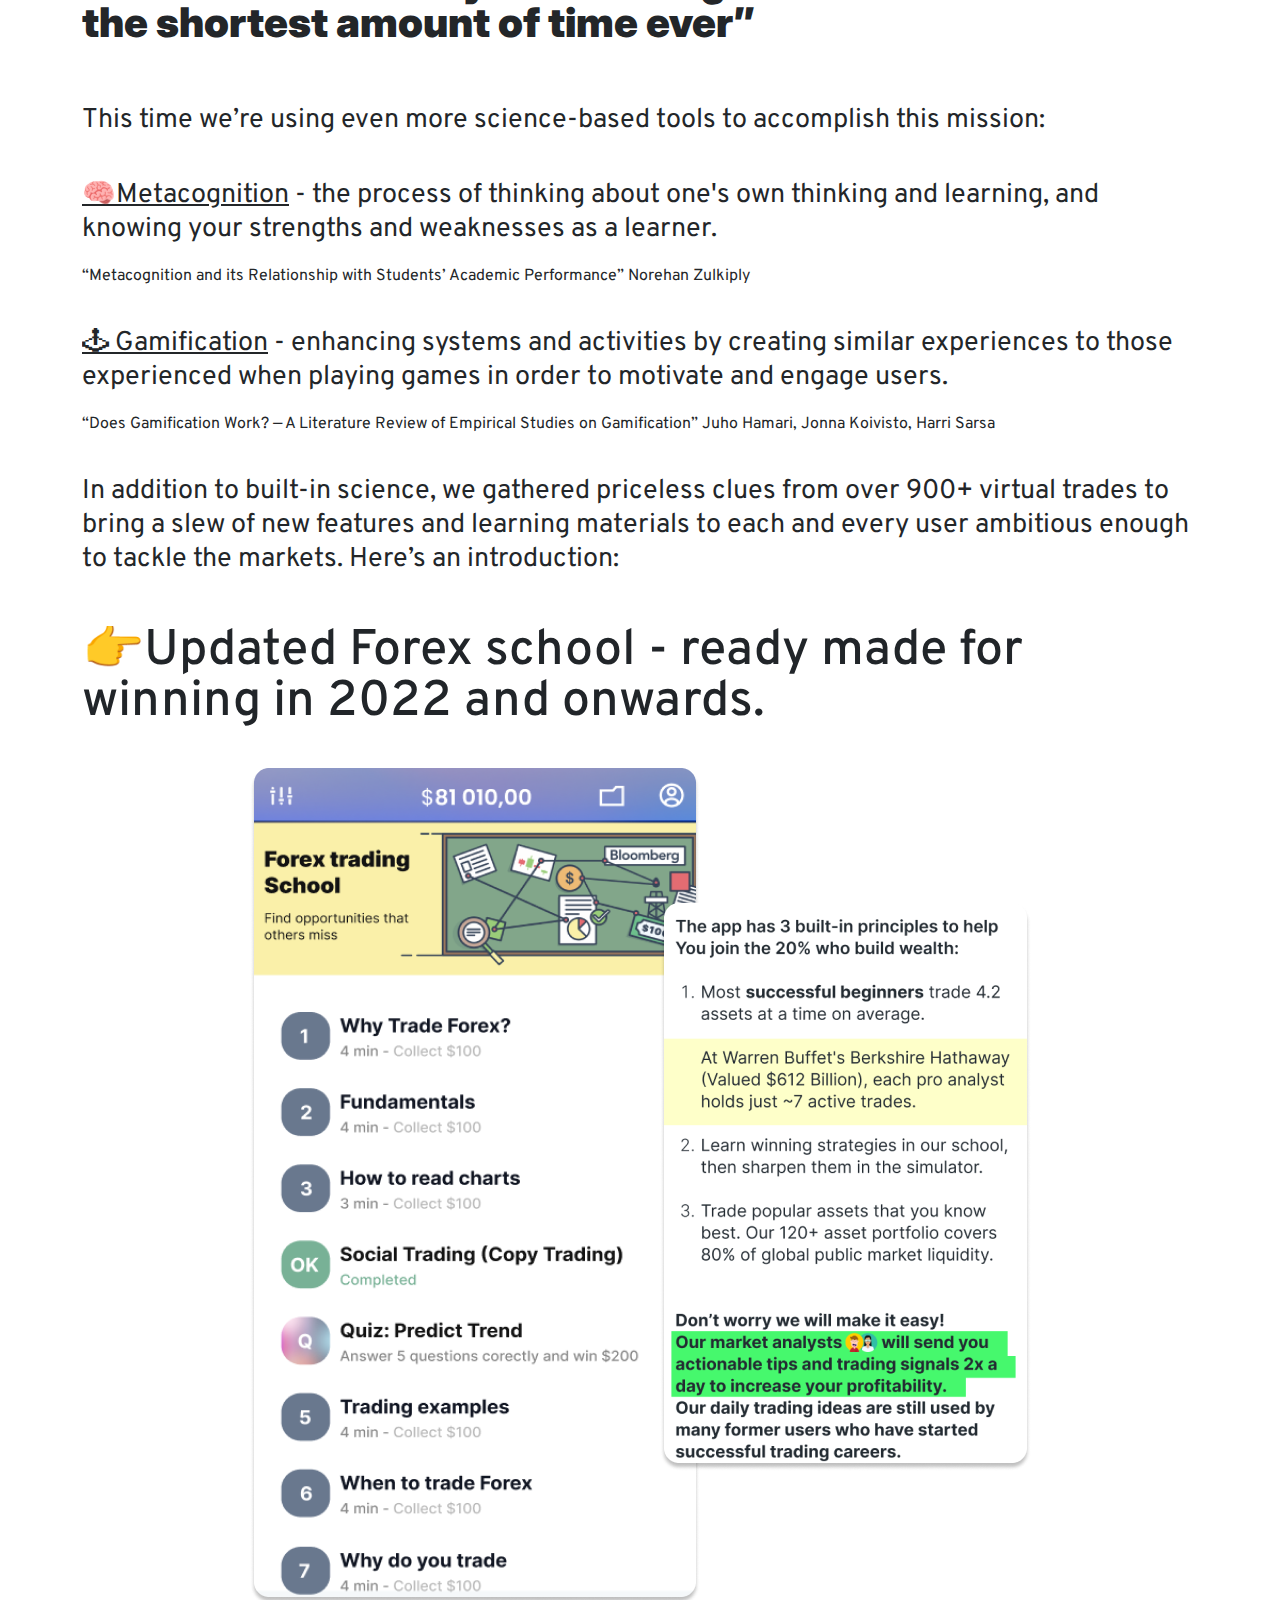
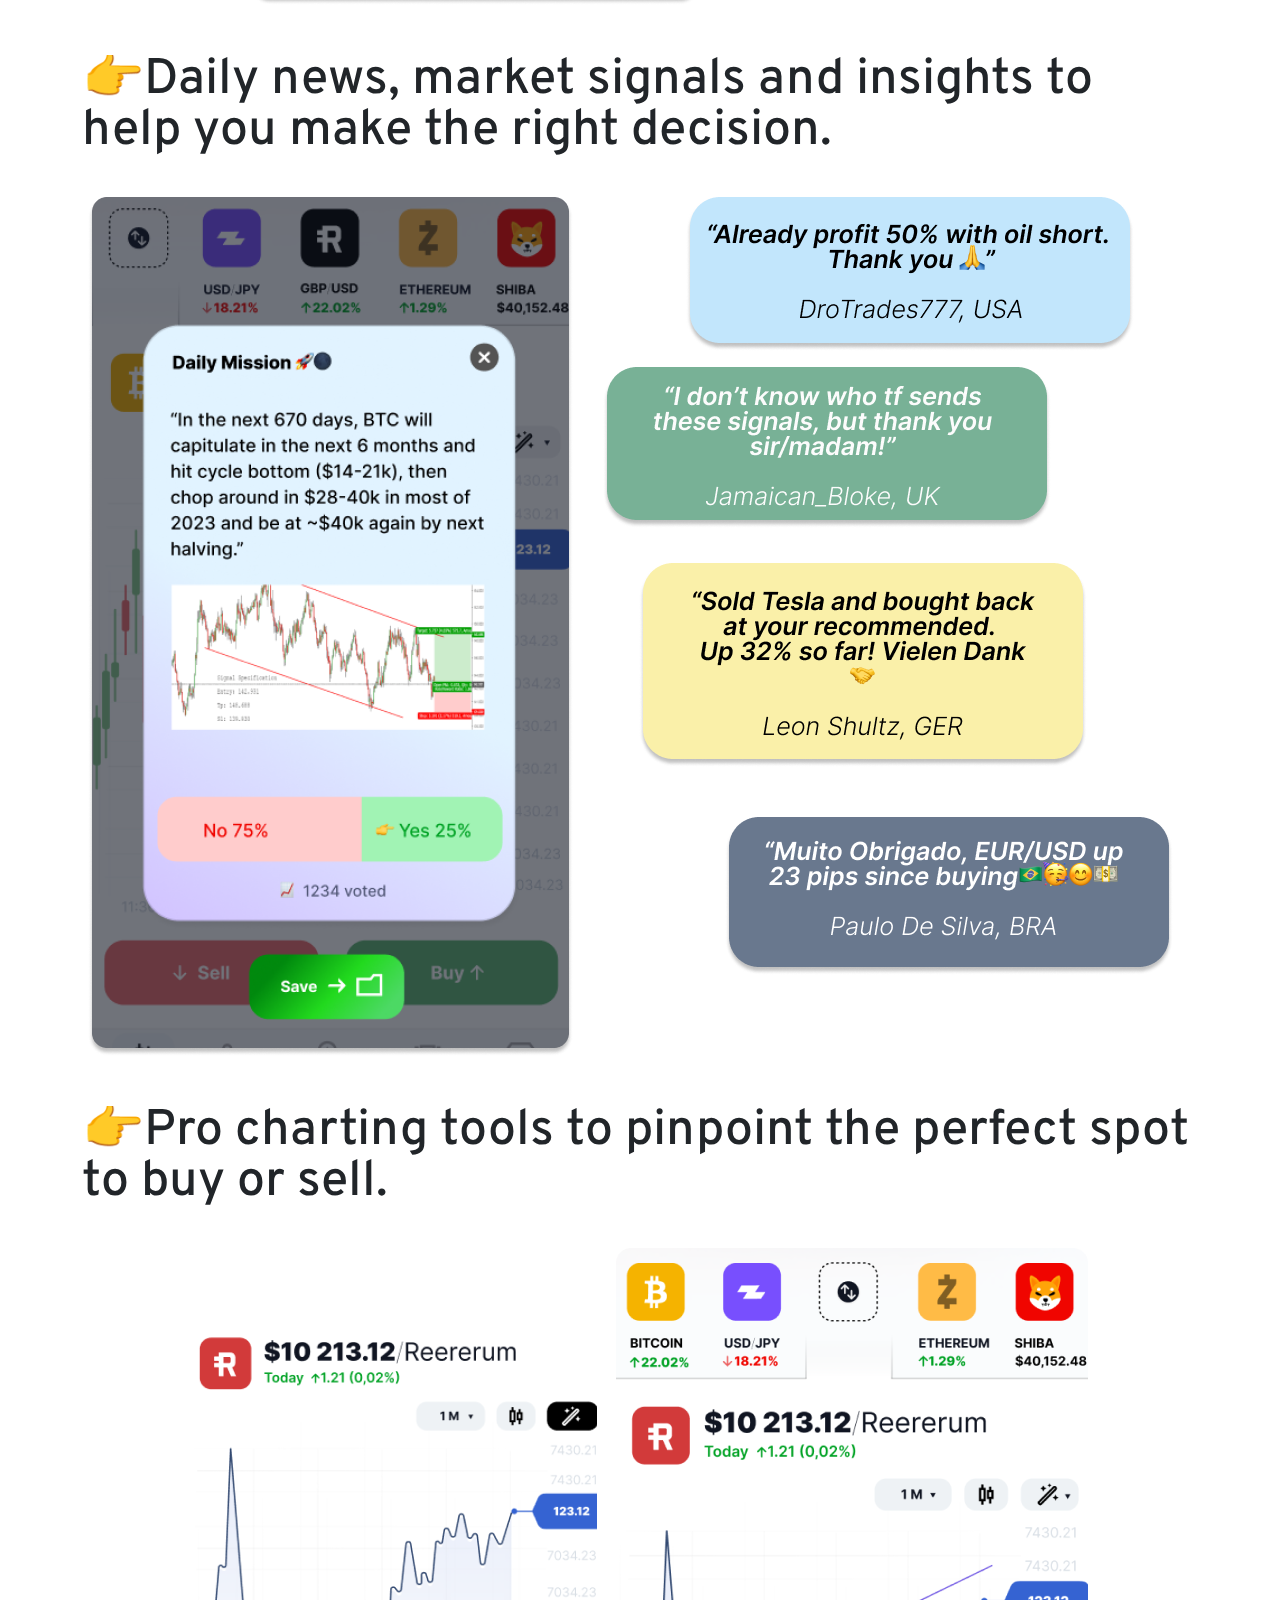
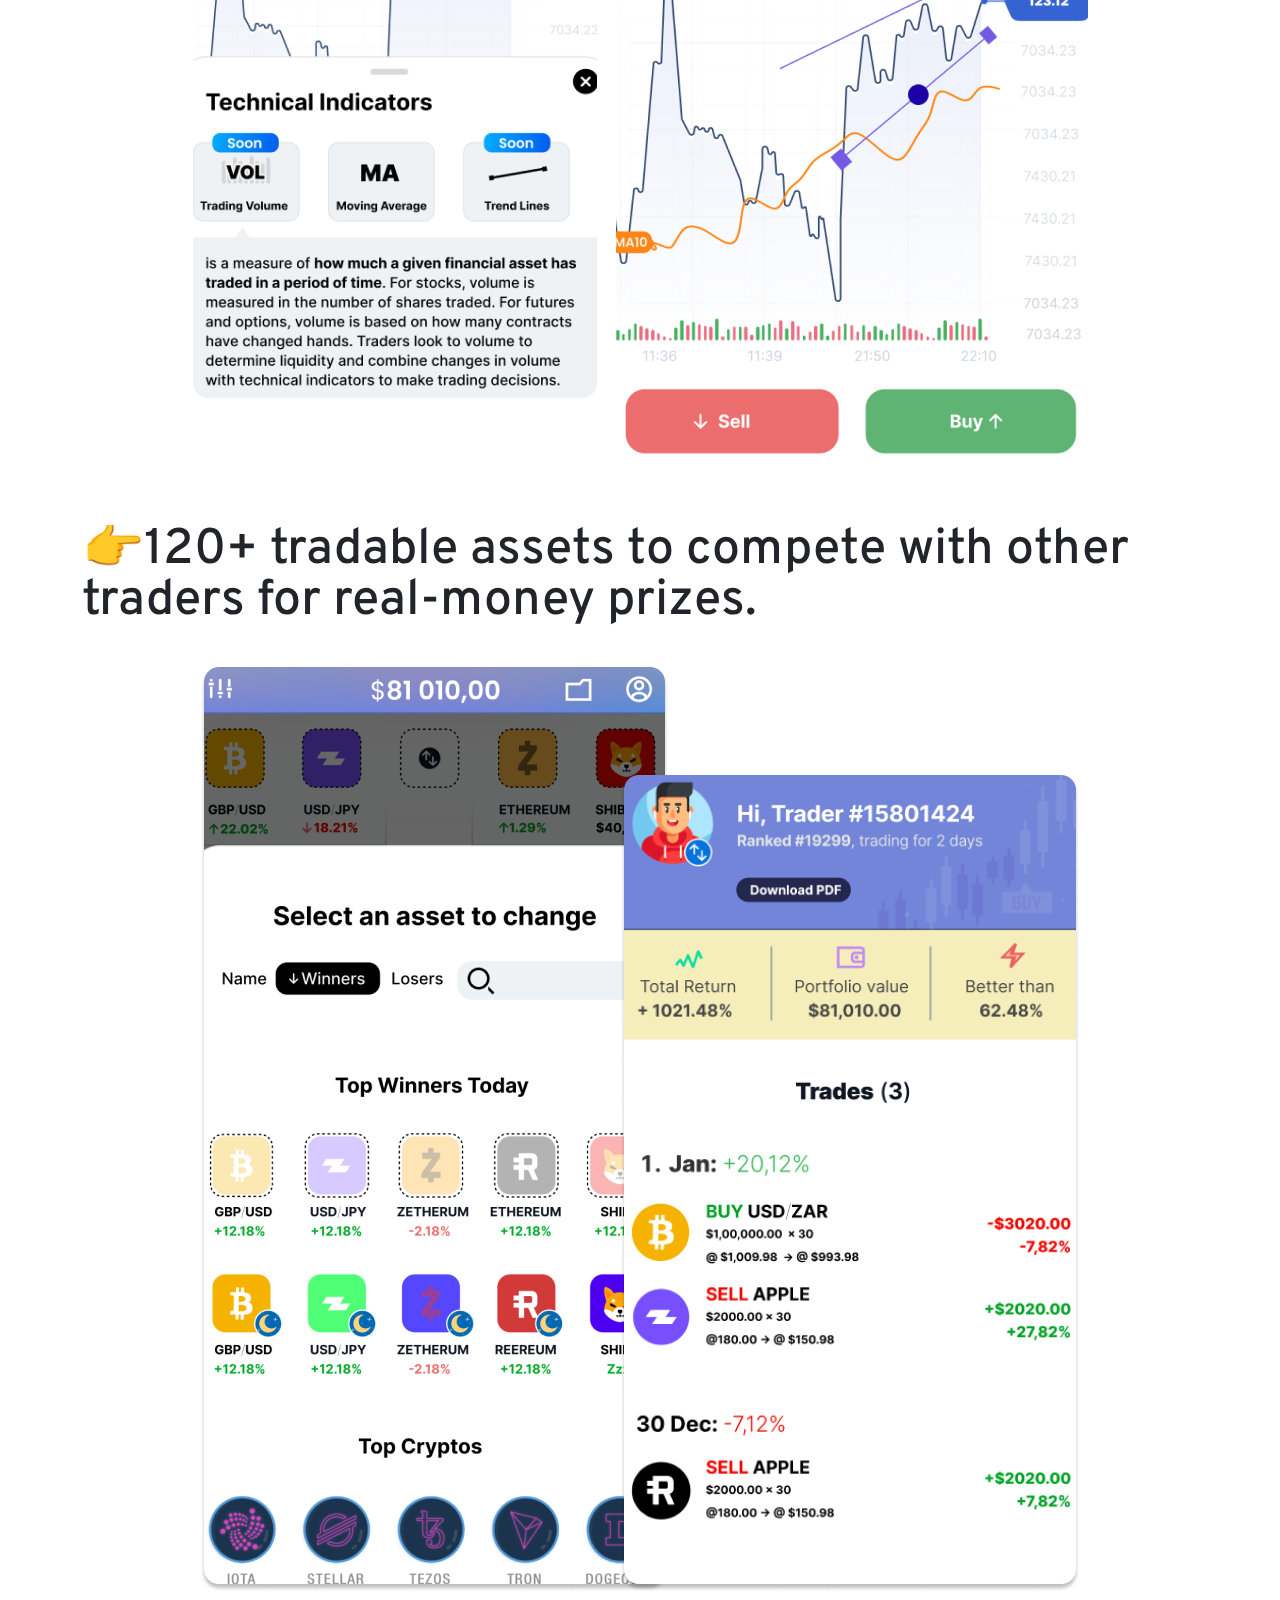
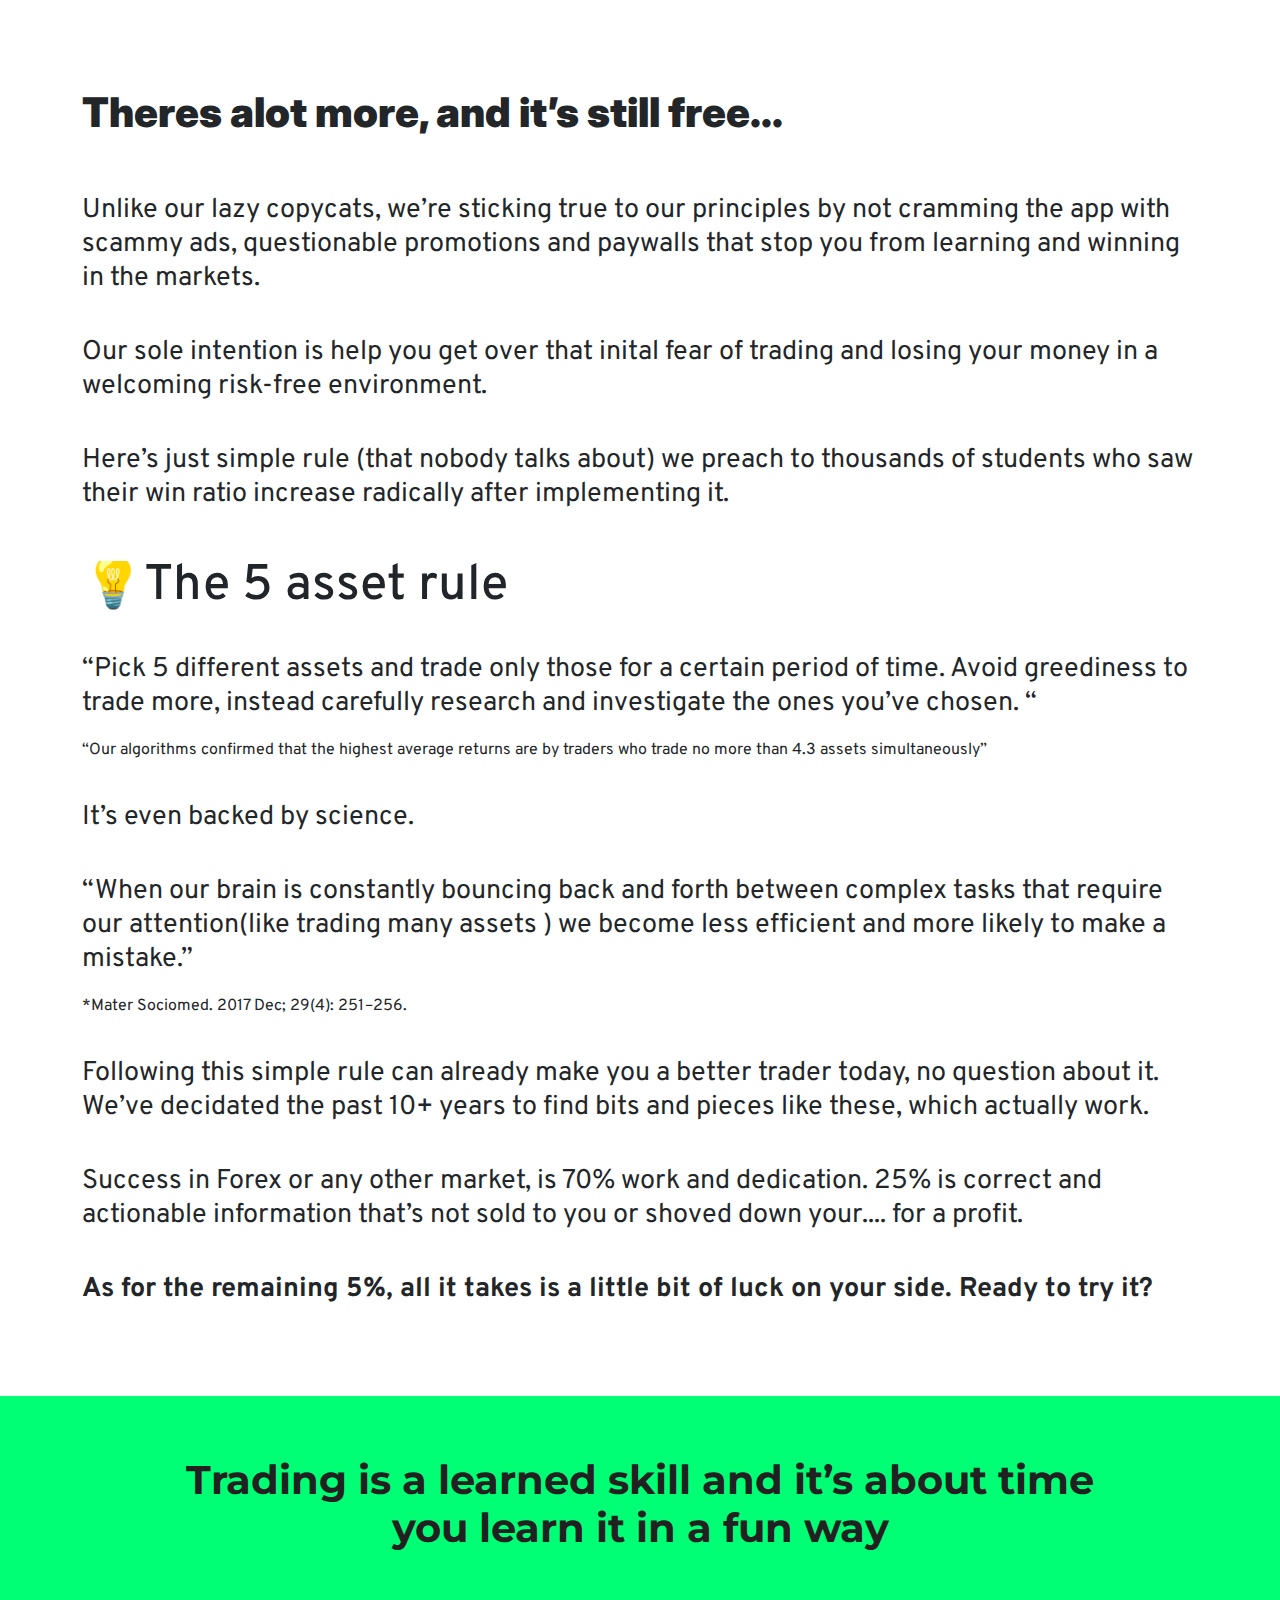
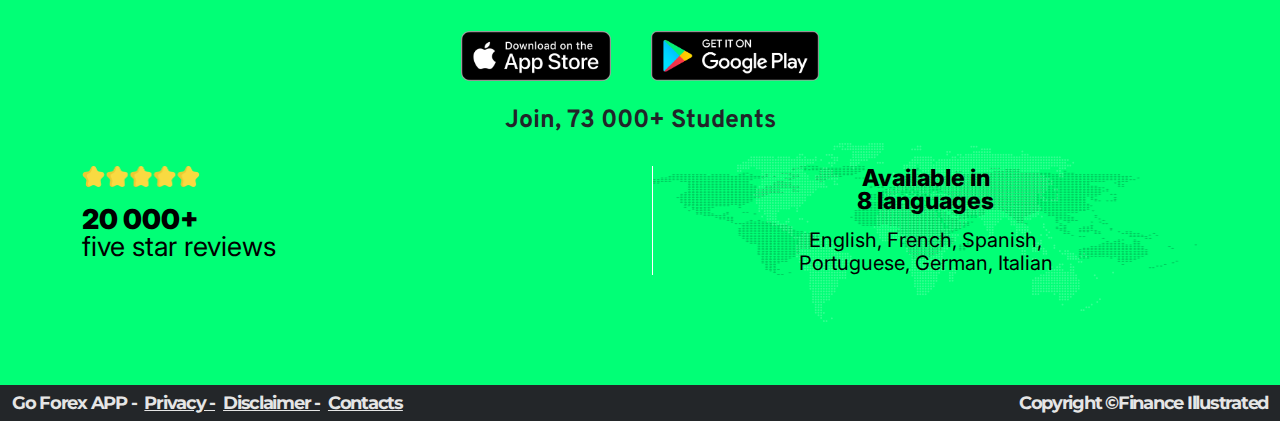
<file: trading.html>
<!doctype html>
<html class="no-js" lang="es">

<head>
    <meta charset="utf-8">
    <meta http-equiv="x-ua-compatible" content="ie=edge">
    <title>Trading</title>
    <meta name="description" content="">
    <meta name="viewport" content="width=device-width, initial-scale=1, shrink-to-fit=no">
    <link href="assets/images/logo/favicon.png" rel="shortcut icon" type="image/x-icon">
    <!--stylesheet-->
    <!--bootstrap css-->
    <link rel="stylesheet" href="assets/css/bootstrap.min.css">
    <!--fontawesome css-->
    <link rel="stylesheet" href="https://cdnjs.cloudflare.com/ajax/libs/font-awesome/4.7.0/css/font-awesome.min.css">
    <!--nice select css-->
    <link rel="stylesheet" href="assets/css/nice-select.css">
    <!-- Google font  -->
    <link
        href="https://fonts.googleapis.com/css2?family=Inter:wght@300;400;500;700;800;900&family=Montserrat:wght@400;700&family=Overpass:wght@300;400;500;600;700;800;900&family=Poppins:wght@400;600;700&display=swap"
        rel="stylesheet">
    <!--style css-->
    <link rel="stylesheet" href="assets/css/style.css">
    <link rel="stylesheet" href="assets/css/responsive.css">
</head>

<body id="page-top">
    <!--==========================================
					Start Header area
		===========================================-->
    <header class="header_area tranding_header">
        <div class="container">
            <div class="row">
                <div class="col-md-6">
                    <div class="menu_area">
                        <div class="logo">
                            <a href="#"><img src="assets/images/logo/logo.png" alt="Logo"></a>
                        </div>
                        <div class="menu">
                            <ul>
                                <li><a href="#">Forex App</a></li>
                                <li><a href="#">Trading School</a></li>
                                <li><a href="#">FAQ</a></li>
                            </ul>
                        </div>
                    </div>
                </div>
                <div class="col-md-6">
                    <div class="follow_area">
                        <div class="follow_block desktop_none">
                            <ul>
                                <li>Follow us:</li>
                                <li><a href="#">Facebook 32k</a></li>
                                <li><a href="#">Youtube 36k</a></li>
                            </ul>
                        </div>
                        <div class="language_select">
                            <div class="currency-switcher">
                                <div class="dropdown">
                                    <div class="caption">
                                        <div class="flag_image">
                                            <img src="assets/images/icon/english.png" alt="Icon">
                                        </div>
                                        <div class="language_t">
                                            <p>ENG</p>
                                        </div>
                                    </div>
                                    <div class="list">
                                        <div class="item selected" data-item="RUB">
                                            <div class="flag_image">
                                                <img src="assets/images/icon/english.png" alt="Icon">
                                            </div>
                                            <div class="language_t">
                                                <p>ENG</p>
                                            </div>
                                        </div>
                                        <div class="item" data-item="hindi">
                                            <div class="flag_image">
                                                <img src="assets/images/icon/hindi.png" alt="Icon">
                                            </div>
                                            <div class="language_t">
                                                <p>HINDI</p>
                                            </div>
                                        </div>
                                    </div>
                                </div>
                            </div>
                            <!-- End -->
                        </div>
                    </div>
                </div>
            </div>
        </div>
    </header>
    <!--==========================================
					End Header area
		===========================================-->
    <!-- Hero Banner Area -->
    <section class="hero_banner_area tranding_banner">
        <div class="container">
            <div class="row">
                <div class="col-lg-7">
                    <div class="hero_content">
                        <h1>Forex Trading School </h1>
                        <p>Learn to trade Forex, Stocks, Crypto and more with tried and tested
                            market beating strategies in simulator. There’s no losing here, win or learn!</p>
                        <div class="apps_link">
                            <ul>
                                <li><a href="#"><img src="assets/images/icon/app_stor.png" alt="Icon"></a></li>
                                <li><a href="#"><img src="assets/images/icon/google_play.png" alt="Icon"></a></li>
                            </ul>
                        </div>
                    </div>
                </div>
                <div class="col-lg-5">
                    <div class="hero_image">
                        <!-- Desktop image  -->
                        <img class="desktop_none" src="assets/images/tranding/mobile.png" alt="Mobile desktop">
                        <!-- Desktop image  -->
                        <!-- Mobile image  -->
                        <img class="mobile_block" src="assets/images/tranding/mobile.png" alt="Mobile">
                        <!-- Mobile image  -->
                    </div>
                </div>
            </div>
            <div class="row" style="position:relative ;">
                <div class="col-12 ">
                    <div class="arrow_bottom arow2">
                        <a href="#about"><img src="assets/images/tranding/arrow.png" alt="Icon"></a>
                    </div>
                </div>
            </div>
        </div>
    </section>
    <!-- Hero Banner Area -->

    <!-- 6 Munite read area   -->
    <div class="a_six_read_area">
        <div class="container reading">
            <a href="#">6 min to read</a>
            <div class="row">
                <div class="col-xl-12">
                    <div class="read_six_all">
                        <h2>How Our Trading School Changed learning in 2012 and what’s new in 2022?</h2>

                        <div class="six_client">
                            <div class="six_client_img">
                                <img src="assets/images/tranding/c.png" alt="">
                            </div>
                            <div class="client_six_details">
                                <h5>Axel Ore</h5>
                                <span>Trader and App Developer</span>
                            </div>
                        </div>
                        <div class="all_six_text">
                            <p>This story takes you trough our 10 year journey of making Forex trading acessible and
                                easy to understand for everyone.</p>
                            <p><b> Don’t worry we have nothing to sell you here.</b></p>
                            <p>It starts 2 years after we (few finance geeks) lost most of our investments in the
                                2008
                                stock market crash. It was quickly evident that a stock’s future outlook, and the
                                strenght of a company becomes irrelevant when the whole economy goes upside-down.
                            </p>
                            <p> We'd known about Forex but as far as trading goes, most we did was swapping Euros
                                for
                                Thai bath for a week long party in Phuket.</p>
                            <p>It all changed when a banker friend told us about the wild fluctuations of the
                                EUR/USD
                                rate during the financial market crash. It started with 1 EUR being worth $1.30
                                rising
                                to $1.60 before falling to $1.19 towards the end</p>
                            <img src="assets/images/tranding/1.png" alt="">

                            <p> As we learned, Forex traders had made serious bank during the downturn, because
                                currencies are always traded in pairs. When USD crashes, EUR aprreciates against it, and
                                vice virsa.</p>
                            <p> It’s the equivalent of buying a stock and selling its competitor at the same time, just
                                easier, and in this case the companies are countries, and their stock is the currency.
                            </p>
                            <p> We took the bait, and after 2 years of intense study, we decided to share what we had
                                learned with the world by developing a brand-new app called GoForex, which many have
                                since unsuccessfully attempted to copy. GoForex is a simple and accessible guide to
                                forex trading for those who want to try their hand at the largest and most liquid market
                                in the world.</p>

                            <p> Today hundreds of “learn trading” apps have tried to copy our innovative features such
                                as:</p>
                        </div>

                        <div class="a_six_forex_all_con">
                            <!-- single  -->
                            <div class="single_six_forex">
                                <h3>👉A Forex trading school that tore down old, rusted and complex trading concepts.
                                </h3>
                                <div class="six_auto">
                                    <img src="assets/images/tranding/2.png" alt="">
                                </div>
                            </div>
                            <!-- single  -->
                            <div class="single_six_forex">
                                <h3>👉Trend predictor mini-game that trained razor-sharp reactions to real world trend
                                    changes. </h3>
                                <div class="six_auto">
                                    <img src="assets/images/tranding/3.png" alt="">
                                </div>
                            </div>
                            <!-- single  -->
                            <div class="single_six_forex">
                                <h3>👉Real-time, real-price market simulator with the spread and actual buy and sell
                                    prices reflected on the chart.</h3>
                                <div class="six_auto">
                                    <img src="assets/images/tranding/4.png" alt="">
                                </div>
                            </div>
                            <!-- single  -->
                            <div class="single_six_forex">
                                <p>These features alone changed the way people learned about the markets back in 2012.
                                    What seemed impossible suddenly became doable and completely for free.</p>
                                <p>Luckily the future looks even brighter, just like we broke trading education then,
                                    10 years later we’re ready to do it again.</p>
                            </div>
                            <!-- single  -->
                            <div class="single_six_forex">
                                <h2>“GoForex V2 takes you from Beginner to Pro trader in the shortest amount of time
                                    ever” </h2>
                            </div>
                            <!-- single  -->
                            <div class="single_six_forex">
                                <p>This time we’re using even more science-based tools to accomplish this mission:</p>
                                <p><u>🧠Metacognition</u> - the process of thinking about one's own thinking and
                                    learning, and
                                    knowing your strengths and weaknesses as a learner. <span>“Metacognition and its
                                        Relationship with Students’ Academic Performance”
                                        Norehan Zulkiply

                                    </span></p>
                                <p><u>🕹 Gamification</u> - enhancing systems and activities by creating similar
                                    experiences to those experienced when playing games in order to motivate and engage
                                    users.
                                    <span>“Does Gamification Work? — A Literature Review of Empirical Studies on
                                        Gamification”
                                        Juho Hamari, Jonna Koivisto, Harri Sarsa
                                    </span>
                                </p>

                                <p>In addition to built-in science, we gathered priceless clues from over 900+ virtual
                                    trades to bring a slew of new features and learning materials to each and every user
                                    ambitious enough to tackle the markets. Here’s an introduction:</p>
                            </div>
                            <!-- single  -->
                            <div class="single_six_forex">
                                <h3>👉Updated Forex school - ready made for winning in 2022 and onwards. </h3>
                                <div class="six_auto">
                                    <img src="assets/images/tranding/5.png" alt="">
                                </div>
                            </div>
                            <!-- single  -->
                            <div class="single_six_forex">
                                <h3>👉Daily news, market signals and insights to help you make the right decision. </h3>
                                <div class="six_auto">
                                    <img src="assets/images/tranding/6.png" alt="">
                                </div>
                            </div>
                            <!-- single  -->
                            <div class="single_six_forex">
                                <h3>👉Pro charting tools to pinpoint the perfect spot to buy or sell. </h3>
                                <div class="six_auto">
                                    <img src="assets/images/tranding/7.png" alt="">
                                </div>
                            </div>
                            <!-- single  -->
                            <div class="single_six_forex">
                                <h3>👉120+ tradable assets to compete with other traders for real-money prizes.</h3>
                                <div class="six_auto">
                                    <img src="assets/images/tranding/8.png" alt="">
                                </div>
                            </div>
                            <!-- single  -->
                            <div class="single_six_forex">
                                <h2>Theres alot more, and it’s still free...</h2>
                            </div>
                            <!-- single  -->
                            <div class="single_six_forex">
                                <p>Unlike our lazy copycats, we’re sticking true to our principles by not cramming the
                                    app
                                    with scammy ads, questionable promotions and paywalls that stop you from learning
                                    and
                                    winning in the markets.</p>

                                <p>Our sole intention is help you get over that inital fear of trading and losing your
                                    money in a welcoming risk-free environment.</p>

                                <p>Here’s just simple rule (that nobody talks about) we preach to thousands of students
                                    who
                                    saw their win ratio increase radically after implementing it.</p>


                            </div>
                            <!-- single  -->
                            <div class="single_six_forex">
                                <h3>💡The 5 asset rule</h3>
                                <p>“Pick 5 different assets and trade only those for a certain period of time. Avoid
                                    greediness to trade more, instead carefully research and investigate the ones you’ve
                                    chosen. “
                                    <span>“Our algorithms confirmed that the highest average returns are by traders who
                                        trade no more than 4.3 assets simultaneously”</span>
                                </p>
                                <p>It’s even backed by science.</p>

                                <p>“When our brain is constantly bouncing back and forth between complex tasks that
                                    require our attention(like trading many assets ) we become less efficient and more
                                    likely to make a mistake.”
                                    <span>*Mater Sociomed. 2017 Dec; 29(4): 251–256.</span>
                                </p>
                                <p>Following this simple rule can already make you a better trader today, no question
                                    about it.
                                    We’ve decidated the past 10+ years to find bits and pieces like these, which
                                    actually work.</p>
                                <p>Success in Forex or any other market, is 70% work and dedication. 25% is correct and
                                    actionable information that’s not sold to you or shoved down your.... for a profit.
                                </p>
                                <p><b>As for the remaining 5%, all it takes is a little bit of luck on your side. Ready
                                        to try it?</b></p>
                            </div>
                        </div>
                    </div>
                </div>
            </div>
        </div>
    </div>
    <!-- End 6 munite read area  -->

    <!-- Trading is a learned Area -->
    <section class="trandin_learned_section sp trading_l_six">
        <div class="container">
            <div class="row">
                <div class="col-12">
                    <div class="normal_content_t">
                        <h3>Trading is a learned skill and it’s about time you learn it in a fun way</h3>
                    </div>
                    <div class="footer_apps_link">
                        <ul>
                            <li><a href="#"><img src="assets/images/icon/app_stor.png" alt="Icon"></a></li>
                            <li><a href="#"><img src="assets/images/icon/google_play.png" alt="Icon"></a></li>
                        </ul>
                    </div>
                    <div class="join">
                        <h3>Join, 73 000+ Students</h3>
                    </div>
                </div>
            </div>
            <!-- Mopbile -->
            <div class="all_success_area">
                <div class="row ">
                    <div class="col-6">
                        <div class="star_success">
                            <img src="assets/images/icon/star.png" alt="Image">
                            <p><span>20 000+</span> <br>five star reviews</p>
                        </div>
                    </div>
                    <div class="col-6">
                        <div class="language_available">
                            <h5>Available in <br>8 languages</h5>
                            <p>English, French, Spanish, <br>Portuguese, German, Italian</p>
                        </div>
                    </div>
                </div>
            </div>
            <!-- Mopbile -->
        </div>
    </section>
    <!-- Trading is a learned Area -->
    <!-- Mopbile Follow -->
		<section class="mobile_follow_f trading_l_flow">
			<div class="follow_block mobile_block">
				<ul>
					<li>Follow us:</li>
					<li><a href="#">Facebook 32k</a></li>
					<li><a href="#">Youtube 36k</a></li>
				</ul>
			</div>
		</section>
		<!-- Mopbile Follow -->

    <!-- Footer Area  -->
    <footer class="footer_area">
        <div class="container-fluid">
            <div class="row">
                <div class="col-md-6">
                    <div class="footer_menu">
                        <p>Go Forex APP -</p>
                        <a href="#">Privacy -</a>
                        <a href="#">Disclaimer -</a>
                        <div class="tooltip_main_f_area">
                            <div class="tooltip_main">
                                <a href="#">Contacts</a>
                            </div>
                            <div class="menu_area">
                                <div class="tooltiptext_main">
                                    <div class="contact_form_area">
                                        <div class="contact_top text-center">
                                            <h5>Contact us</h5>
                                            <p>Expected reply time in 21h</p>
                                        </div>
                                        <div class="contact_form">
                                            <form action="">
                                                <div class="input_item">
                                                    <input type="text" placeholder="Name">
                                                </div>
                                                <div class="input_item">
                                                    <input type="email" placeholder="E-mail">
                                                </div>
                                                <div class="input_item textarea_t">
                                                    <textarea name="" placeholder="Message"></textarea>
                                                </div>
                                                <div class="input_submit">
                                                    <button type="submit">Send</button>
                                                </div>
                                            </form>
                                        </div>
                                    </div>
                                </div>
                            </div>
                        </div>
                    </div>
                </div>
                <div class="col-md-6">
                    <div class="copyright_text">
                        <p>Copyright ©Finance Illustrated</p>
                    </div>
                </div>
            </div>
        </div>
    </footer>
    <!-- Footer Area  -->

    <!--jquery js-->
    <script src="assets/js/jquery.js"></script>
    <script src="assets/js/jquery.nice-select.min.js"></script>
    <!--bootstrap js-->
    <script src="assets/js/bootstrap.bundle.min.js"></script>
    <!--custom js-->
    <script src="assets/js/custom.js"></script>
</body>

</html>
</file>
<file: assets/css/nice-select.css>
.nice-select {
  -webkit-tap-highlight-color: transparent;
  background-color: #fff;
  border-radius: 5px;
  border: solid 1px #e8e8e8;
  box-sizing: border-box;
  clear: both;
  cursor: pointer;
  display: block;
  float: left;
  font-family: inherit;
  font-size: 14px;
  font-weight: normal;
  height: 42px;
  line-height: 40px;
  outline: none;
  padding-left: 18px;
  padding-right: 30px;
  position: relative;
  text-align: left !important;
  -webkit-transition: all 0.2s ease-in-out;
  transition: all 0.2s ease-in-out;
  -webkit-user-select: none;
     -moz-user-select: none;
      -ms-user-select: none;
          user-select: none;
  white-space: nowrap;
  width: auto; }
  .nice-select:hover {
    border-color: #dbdbdb; }
  .nice-select:active, .nice-select.open, .nice-select:focus {
    border-color: #999; }
  .nice-select:after {
    border-bottom: 2px solid #999;
    border-right: 2px solid #999;
    content: '';
    display: block;
    height: 5px;
    margin-top: -4px;
    pointer-events: none;
    position: absolute;
    right: 12px;
    top: 50%;
    -webkit-transform-origin: 66% 66%;
        -ms-transform-origin: 66% 66%;
            transform-origin: 66% 66%;
    -webkit-transform: rotate(45deg);
        -ms-transform: rotate(45deg);
            transform: rotate(45deg);
    -webkit-transition: all 0.15s ease-in-out;
    transition: all 0.15s ease-in-out;
    width: 5px; }
  .nice-select.open:after {
    -webkit-transform: rotate(-135deg);
        -ms-transform: rotate(-135deg);
            transform: rotate(-135deg); }
  .nice-select.open .list {
    opacity: 1;
    pointer-events: auto;
    -webkit-transform: scale(1) translateY(0);
        -ms-transform: scale(1) translateY(0);
            transform: scale(1) translateY(0); }
  .nice-select.disabled {
    border-color: #ededed;
    color: #999;
    pointer-events: none; }
    .nice-select.disabled:after {
      border-color: #cccccc; }
  .nice-select.wide {
    width: 100%; }
    .nice-select.wide .list {
      left: 0 !important;
      right: 0 !important; }
  .nice-select.right {
    float: right; }
    .nice-select.right .list {
      left: auto;
      right: 0; }
  .nice-select.small {
    font-size: 12px;
    height: 36px;
    line-height: 34px; }
    .nice-select.small:after {
      height: 4px;
      width: 4px; }
    .nice-select.small .option {
      line-height: 34px;
      min-height: 34px; }
  .nice-select .list {
    background-color: #fff;
    border-radius: 5px;
    box-shadow: 0 0 0 1px rgba(68, 68, 68, 0.11);
    box-sizing: border-box;
    margin-top: 4px;
    opacity: 0;
    overflow: hidden;
    padding: 0;
    pointer-events: none;
    position: absolute;
    top: 100%;
    left: 0;
    -webkit-transform-origin: 50% 0;
        -ms-transform-origin: 50% 0;
            transform-origin: 50% 0;
    -webkit-transform: scale(0.75) translateY(-21px);
        -ms-transform: scale(0.75) translateY(-21px);
            transform: scale(0.75) translateY(-21px);
    -webkit-transition: all 0.2s cubic-bezier(0.5, 0, 0, 1.25), opacity 0.15s ease-out;
    transition: all 0.2s cubic-bezier(0.5, 0, 0, 1.25), opacity 0.15s ease-out;
    z-index: 9; }
    .nice-select .list:hover .option:not(:hover) {
      background-color: transparent !important; }
  .nice-select .option {
    cursor: pointer;
    font-weight: 400;
    line-height: 40px;
    list-style: none;
    min-height: 40px;
    outline: none;
    padding-left: 18px;
    padding-right: 29px;
    text-align: left;
    -webkit-transition: all 0.2s;
    transition: all 0.2s; }
    .nice-select .option:hover, .nice-select .option.focus, .nice-select .option.selected.focus {
      background-color: #f6f6f6; }
    .nice-select .option.selected {
      font-weight: bold; }
    .nice-select .option.disabled {
      background-color: transparent;
      color: #999;
      cursor: default; }

.no-csspointerevents .nice-select .list {
  display: none; }

.no-csspointerevents .nice-select.open .list {
  display: block; }
</file>
<file: assets/css/style.css>
body {
    margin: 0;
    padding: 0;
    top:0 !important;
    font-size: 16px;
    font-weight: 400;
    font-family: 'Inter', sans-serif;
    font-family: 'Overpass', sans-serif;
  }
  
  html, body, div, span, applet, object, iframe,
  h1, h2, h3, h4, h5, h6, p, blockquote, pre,
  a, abbr, acronym, address, big, cite, code,
  del, dfn, em, img, ins, kbd, q, s, samp,
  small, strike, strong, sub, sup, tt, var,
  b, u, i, center,
  dl, dt, dd, ol, ul, li,
  fieldset, form, label, legend,
  table, caption, tbody, tfoot, thead, tr, th, td,
  article, aside, canvas, details, embed,
  figure, figcaption, footer, header, hgroup,
  menu, nav, output, ruby, section, summary,
  time, mark, audio, video {
    margin: 0;
    padding: 0;
    border: 0;
    font-size: 100%;
    vertical-align: baseline; }
  
  article, aside, details, figcaption, figure,
  footer, header, hgroup, menu, nav, section {
    display: block; }
  
  ol, ul {
    list-style: none; }
  
  blockquote, q {
    quotes: none; }
  
  blockquote:before, blockquote:after,
  q:before, q:after {
    content: '';
    content: none; }
  
  table {
    border-collapse: collapse;
    border-spacing: 0; }
  
  h1 {
    margin: 0;
    padding: 0;
    list-style: none; }
  h3 {
    margin: 0;
    padding: 0;
    list-style: none; }
  
  h4 {
    margin: 0;
    padding: 0;
    list-style: none; }
  
  h5 {
    margin: 0;
    padding: 0;
    list-style: none; }
  
  h6 {
    margin: 0;
    padding: 0;
    list-style: none; }
  
  p {
    margin: 0;
    padding: 0;
    list-style: none; }
  
  ul {
    margin: 0;
    padding: 0;
    list-style: none; }
  
  li {
    margin: 0;
    padding: 0;
    list-style: none; }
  
  a {
    margin: 0;
    padding: 0;
    list-style: none;
    outline: none !important;
    text-decoration: none !important; 
  }
  
  input {
    outline: none !important; 
  }
  
  button {
    outline: none !important; 
  }
  img{
    max-width: 100%;
    height: auto;
    vertical-align: middle;
  }
  .sp{
    padding-top: 70px;
    padding-bottom: 70px;
  }
  h1{
    font-family: 'Inter';
    font-style: normal;
    font-weight: 900;
    font-size: 94.0528px;
    line-height: 1.2;
    color: #FFFFFF;
  
  }
  p{
    font-family: 'Overpass';
    font-style: normal;
    font-weight: 400;
    font-size: 20px;
    line-height: 1.2;
    color: #232629;
  }
  .bg_white{
    background-color: #F6F6F6;
  }
  .bg_gray{
    background-color: #D9D9D9;
  }
  .pt_0{
    padding-top: 0px;
  }
  
  .pb_0{
    padding-bottom: 0px;
  }
  
  
  .small_button a {
      font-family: Muli;
      font-size: 16px;
      font-weight: bold;
      font-stretch: normal;
      font-style: normal;
      line-height: normal;
      letter-spacing: normal;
      text-align: center;
      color: #ffffff;
      border-radius: 4px;
      background-color: #00c1d5;
      padding: 8px 27px;
      border-color: #00c1d5;
      margin-top: 15px !important;
      -webkit-transition: 0.5s;
      -o-transition: 0.5s;
      transition: 0.5s;
      display: inline-block;
  }
  .small_button a:hover{
      background-color: #101820;
  }
  #page-top {
      overflow-x: hidden !important;
  }
  
  
  .show_data{
    display: block;
  }
  .hide_data{
    display: none;
  }
  
  /*Heder Css */
  .header_area{
      background: #4B3DDA;
      padding-top: 18px;
      padding-bottom: 18px;
  }
  .menu_area {
      display: -webkit-box;
      display: -ms-flexbox;
      display: flex;
      -webkit-box-align: center;
          -ms-flex-align: center;
              align-items: center;
      -webkit-box-pack: start;
          -ms-flex-pack: start;
              justify-content: flex-start;
  }
  .follow_area {
      display: -webkit-box;
      display: -ms-flexbox;
      display: flex;
      -webkit-box-align: center;
          -ms-flex-align: center;
              align-items: center;
      -webkit-box-pack: end;
          -ms-flex-pack: end;
              justify-content: flex-end;
  }
  
  /*Flag*/
  .currency-switcher {
      position: relative;
      width: 140px;
  }
  .language_select div.dropdown {
      position: relative;
      width: 140px;
  }
  .language_select div.dropdown:after {
      content: "";
      position: absolute;
      margin: 0;
      width: 10px;
      height: 11px;
      background-image: url('../images/icon/arrow_b.png');
      background-repeat: no-repeat;
      top: 13px;
      right: 16px;
      -webkit-transition: .3s;
      -o-transition: .3s;
      transition: .3s;
      background-size: 100%;
  }
  
  .language_select div.dropdown.open:after {
      -webkit-transform: rotate(180deg);
      -ms-transform: rotate(180deg);
          transform: rotate(180deg);
  }
  
  .language_select div.dropdown>div.caption {
      background: transparent;
      border-radius: 12px;
      cursor: pointer;
      padding: 6.5px 15px 6.5px 63px;
      font-size: 14px;
      line-height: 150%;
      letter-spacing: 0.3px;
  }
  
  .language_select div.dropdown>div.list {
      position: absolute;
      background-color: #000;
      width: 100%;
      border-radius: 12px;
      -webkit-box-shadow: 0px 12px 24px rgba(21, 18, 51, 0.13);
      box-shadow: 0px 12px 24px rgba(21, 18, 51, 0.13);
      opacity: 0;
      overflow: hidden;
      -webkit-transition: all 0.15s cubic-bezier(0.25, 0, 0.25, 1.75), opacity 0.1s linear;
      -o-transition: all 0.15s cubic-bezier(0.25, 0, 0.25, 1.75), opacity 0.1s linear;
      transition: all 0.15s cubic-bezier(0.25, 0, 0.25, 1.75), opacity 0.1s linear;
      -webkit-transform: scale(0.85);
      -ms-transform: scale(0.85);
          transform: scale(0.85);
      -webkit-transform-origin: 50% 0;
      -ms-transform-origin: 50% 0;
          transform-origin: 50% 0;
      top: 40px;
      z-index: -1;
      visibility: hidden;
      padding: 10px 0;
  }
  
  .language_select div.dropdown.open>div.list {
      -webkit-transform: scale(1);
      -ms-transform: scale(1);
          transform: scale(1);
      opacity: 1;
      z-index: 1;
      visibility: visible;
  }
  
  .language_select div.dropdown>div.list>div.item {
      padding: 10.5px 15px 10.5px 62px;
      cursor: pointer;
      -webkit-transition: .3s;
      -o-transition: .3s;
      transition: .3s;
      font-size: 14px;
      line-height: 150%;
      letter-spacing: 0.3px;
  }
  
  .language_select div.dropdown>div.list>div.item.selected {
      background: rgba(36, 60, 187, 0.2);
      pointer-events: none;
  }
  
  /*.language_select div.dropdown>div.list>div.item:hover {
      background: #F8F9FB;
  }
  */
  .language_select div.dropdown>div.caption img,
  div.dropdown>div.list>div.item img,
  div.dropdown>div.caption svg,
  div.dropdown>div.list>div.item svg {
      position: absolute;
      margin-top: 2.5px;
      left: 15px;
  }
  
  .language_select div.dropdown>div.list>div.item span,
  div.dropdown>div.caption span {
      font-weight: 600;
      font-size: 14px;
      letter-spacing: 0.3px;
      color: #243CBB;
      position: absolute;
      right: 36px;
  }
  
  .language_select div.dropdown>div.list>div.item span {
      right: 20px;
  }
  .flag_image img {
      width: 32px;
      height: auto;
  }
  .language_t p {
      font-family: 'Inter';
      font-style: normal;
      font-weight: 500;
      font-size: 17px;
      color: #FFFFFF;
  }
  
  .follow_block ul {
      display: -webkit-box;
      display: -ms-flexbox;
      display: flex;
      -webkit-box-pack: end;
          -ms-flex-pack: end;
              justify-content: flex-end;
      -webkit-box-align: center;
          -ms-flex-align: center;
              align-items: center;
  }
  .follow_block ul li {
      font-family: 'Inter';
      font-style: normal;
      font-weight: 500;
      font-size: 17px;
      line-height: 17px;
      color: #FFFFFF;
      margin-right: 10px;
  }
  
  .follow_block > ul > li:nth-child(2) > a {
      color: #94CAFF;
      display: inline-block;
  }
  .follow_block > ul > li:nth-child(3) > a {
      color: #FF99A2;
  }
  
  .follow_block > ul > li a{
      font-family: 'Inter';
      font-style: normal;
      font-weight: 500;
      font-size: 17px;
      line-height: 17px;
      text-decoration: underline !important;
  }
  .menu ul {
      display: -webkit-box;
      display: -ms-flexbox;
      display: flex;
  }
  .menu{
    margin-left: 6px;
  }
  .menu ul li a {
      font-family: 'Inter';
      font-style: normal;
      font-weight: 500;
      font-size: 17px;
      line-height: 25px;
      color: #FFFFFF;
      margin-left: 23px;
      display: inline-block;
      border-bottom: 1px solid transparent;
      -webkit-transition: 0.5s;
      -o-transition: 0.5s;
      transition: 0.5s;
  }
  .menu ul li a:hover {
    border-bottom: 1px solid #2E9900;
  }
  
  .logo a img {
      width: 45px;
  }
  header.header_area .container .row {
      -webkit-box-align: center;
          -ms-flex-align: center;
              align-items: center;
  }
  /*Hero Css */
  
  .hero_banner_area {
      background: #4B3DDA;
      padding-top: 80px;
      padding-bottom: 20px;
  }
  .hero_content h1{
    margin-bottom: 18px;
  }
  .apps_link{
    margin-top: 40px;
  }
  .apps_link ul {
      display: -webkit-box;
      display: -ms-flexbox;
      display: flex;
      -webkit-box-pack: start;
          -ms-flex-pack: start;
              justify-content: flex-start;
      -webkit-box-align: center;
          -ms-flex-align: center;
              align-items: center;
  }
  .apps_link a {
      display: inline-block;
      margin-right: 37px;
  }
  .apps_link a img {
      height: 70px;
  }
  .hero_banner_area .container .row{
    -webkit-box-align: center;
        -ms-flex-align: center;
            align-items: center;
  }
  .hero_image {
      text-align: center;
  }
  .hero_image img {
      max-width: 465px;
  }
  .hero_content p{
    color: #FFF;
  }
  
  /*Like Section Css */
  .like_content h5{
    font-family: 'Inter';
    font-style: normal;
    font-weight: 900;
    font-size: 25.2px;
    line-height: 1.2;
    color: #232629;
    padding-bottom: 18px;
  }
  .like_area {
      display: -webkit-box;
      display: -ms-flexbox;
      display: flex;
      -webkit-box-align: end;
          -ms-flex-align: end;
              align-items: flex-end;
      -webkit-box-pack: start;
          -ms-flex-pack: start;
              justify-content: flex-start;
  }
  .like_image img {
      width: 170px;
  }
  .like_section {
      padding-top: 20px;
      padding-bottom: 20px;
  }
  .like_content p {
      max-width: 900px;
  }
  .like_content {
      margin-left: 80px;
  }
  .normal_content p{
    font-weight: 700;
    max-width: 860px;
    width: 100%;
  }
  h2{
    font-family: 'Inter';
    font-style: normal;
    font-weight: 900;
    font-size: 63.9474px;
    line-height: 1;
    color: #232629;
  }
  .normal_content h2 {
      max-width: 760px;
      width: 100%;
      margin-bottom: 50px;
  }
  .normal_content small {
      background: -o-linear-gradient(356.64deg, #C4C4C4 1.8%, #FC557F 1.81%, #FF9D47 98.53%);
      background: linear-gradient(93.36deg, #C4C4C4 1.8%, #FC557F 1.81%, #FF9D47 98.53%);
      border-radius: 11.9941px;
      font-family: 'Poppins';
      font-style: normal;
      font-weight: 600;
      font-size: 18.847px;
      color: #FFFFFF;
      padding: 0px 12px;
      margin-bottom: 25px;
      display: inline-block;
      line-height: 28px;
  }
  .item_center_row .container .row{
    -webkit-box-align: center;
        -ms-flex-align: center;
            align-items: center;
  }
  .pb_normal_50 h2{
    padding-bottom: 50px;
  }
  .pb_normal_50{
    padding-left: 50px;
  }
  
  .brand_logo_block {
  /*    background: #232629;*/
      padding: 10px 10px;
      display: -webkit-box;
      display: -ms-flexbox;
      display: flex;
      -ms-flex-pack: distribute;
          justify-content: space-around;
      -webkit-box-align: center;
          -ms-flex-align: center;
              align-items: center;
      margin-top: 80px;
      position: relative;
      background: url(../images/brand/bg_brand.png);
      background-repeat: no-repeat;
      background-size: 100%;
  }
  .single_brnad {
      margin: 0px 22px;
  }
  /*.brand_logo_block {
      background: #232629;
      padding: 10px 10px;
      display: flex;
      justify-content: space-around;
      align-items: center;
      margin-top: 50px;
      position: relative;
      border-top-left-radius: 4px;
  }*/
  
  .learn_other_image{
    text-align: center;
  }
  .learn_section .normal_content {
      max-width: 900px;
      width: 100%;
      margin: auto;
      text-align: center;
  }
  .learn_section .normal_content h2 {
      max-width: 100%;
  }
  .learn_other_image {
      max-width: 1057px;
      margin: auto;
      width: 100%;
      padding-top: 50px;
  }
  .trandin_learned_section{
    padding-top: 184px;
    padding-bottom: 120px;
  }
  .normal_content_t{
    text-align: center;
  }
  .normal_content_t h3{
     font-family: 'Montserrat';
    font-style: normal;
    font-weight: 700;
    font-size: 54px;
    line-height: 60px;
    text-align: center;
    letter-spacing: -0.7px;
    color: #212121;
  }
  
  .normal_content_t {
      text-align: center;
      max-width: 990px;
      margin: auto;
  }
  
  .footer_apps_link ul {
      display: -webkit-box;
      display: -ms-flexbox;
      display: flex;
      -webkit-box-pack: center;
          -ms-flex-pack: center;
              justify-content: center;
      -webkit-box-align: center;
          -ms-flex-align: center;
              align-items: center;
      margin-top: 140px;
  }
  .footer_apps_link a {
      display: inline-block;
      margin: 0px 40px;
  }
  .footer_apps_link a img {
      height: 70px;
  }
  
  
  /*Foote Css */
  footer.footer_area {
      background: #232629;
      padding-top: 8px;
      padding-bottom: 8px;
  }
  .footer_menu a, .footer_menu p {
      font-family: 'Montserrat';
      font-style: normal;
      font-weight: 700;
      font-size: 23.4px;
      line-height: 1.1;
      text-align: center;
      letter-spacing: -1.26px;
      color: #E5E5E5;
      display: inline-block;
      margin-right: 8px;
  }
  .footer_menu a{
    text-decoration: underline !important;
  }
  .footer_menu {
      display: -webkit-box;
      display: -ms-flexbox;
      display: flex;
      -webkit-box-pack: start;
          -ms-flex-pack: start;
              justify-content: flex-start;
      -webkit-box-align: center;
          -ms-flex-align: center;
              align-items: center;
  }
  .copyright_text p {
      font-family: 'Montserrat';
      font-style: normal;
      font-weight: 700;
      font-size: 23.4px;
      line-height: 1.1;
      text-align: right;
      letter-spacing: -1.26px;
      color: #E5E5E5;
  }
  .forex_list ul li {
      font-family: 'Inter';
      font-style: normal;
      font-weight: 700;
      font-size: 32.1866px;
      line-height: 1;
      color: #232629;
      display: -webkit-box;
      display: -ms-flexbox;
      display: flex;
      -webkit-box-align: center;
          -ms-flex-align: center;
              align-items: center;
      margin-bottom: 7px;
  }
  .forex_list {
      margin-bottom: 25px;
  }
  .forex_list ul li span {
      margin-right: 15px;
      height: 32px;
      display: inherit;
  }
  .forex_list ul li span img {
      height: 32px;
  }
  
  /*Tooltip */
  
  .tooltip_main_f_area{
      position: relative;
  }
  span.tooltip_main a {
      text-decoration: underline;
      color: #6EA3C9;
      font-weight: 700;
  }
  
  
  .tooltiptext_main {
      display: none;
      font-size: 13px;
      font-family: 'Montserrat';
      background-image: url('../images/banner/contact_bg.png');
      color: #000000;
      border-radius: 6px;
      position: absolute;
      z-index: 1;
      bottom: 47px;
      right: -168px;
      width: 395px;
      height: 606px;
      padding: 32px 37px 78px 37px;
      background-repeat: no-repeat;
      background-size: 100%;
      line-height: 17px;
      font-weight: 400;
      letter-spacing: -0.7px;
      text-align: left;
  }
  
  .footer_menu span.tooltip_main {
         font-family: 'Montserrat';
      font-style: normal;
      font-weight: 700;
      font-size: 23.4px;
      line-height: 1.1;
      text-align: center;
      letter-spacing: -1.26px;
      color: #E5E5E5;
      display: inline-block;
      margin-right: 8px;
  }
  .contact_top h5 {
      font-family: 'Inter';
      font-style: normal;
      font-weight: 400;
      font-size: 30px;
      line-height: 36px;
      color: #F6F6F6;
      margin-bottom: 5px;
  }
  .contact_top p {
      font-family: 'Inter';
      font-style: normal;
      font-weight: 700;
      font-size: 16px;
      line-height: 19px;
      color: #F6F6F6;
      padding-bottom: 17px;
      letter-spacing: normal;
      margin-right: 0;
  }
  .input_item {
      margin-bottom: 18px;
  }
  .input_item input, .textarea_t textarea {
      background: #FFFDFD;
      border: 1px solid #DDDDDD;
      border-radius: 5px;
      width: 100%;
      font-family: 'Inter';
      font-style: normal;
      font-weight: 400;
      font-size: 21px;
      line-height: 25px;
      color: #000000;
      padding: 14px 17px;
  }
  .textarea_t textarea{
      height: 205px;
  }
  ::-webkit-input-placeholder { /* Chrome, Firefox, Opera, Safari 10.1+ */
    color: #000000;
    opacity: 1; /* Firefox */
  }
  ::-moz-placeholder { /* Chrome, Firefox, Opera, Safari 10.1+ */
    color: #000000;
    opacity: 1; /* Firefox */
  }
  :-ms-input-placeholder { /* Chrome, Firefox, Opera, Safari 10.1+ */
    color: #000000;
    opacity: 1; /* Firefox */
  }
  ::-ms-input-placeholder { /* Chrome, Firefox, Opera, Safari 10.1+ */
    color: #000000;
    opacity: 1; /* Firefox */
  }
  ::placeholder { /* Chrome, Firefox, Opera, Safari 10.1+ */
    color: #000000;
    opacity: 1; /* Firefox */
  }
  
  :-ms-input-placeholder { /* Internet Explorer 10-11 */
    color: #000000;
    opacity: 1; /* Firefox */
  }
  
  ::-ms-input-placeholder { /* Microsoft Edge */
     color: #000000;
     opacity: 1; /* Firefox */
  }
  
  .input_submit button {
      background: #FFBB00;
      border-radius: 9px;
      font-family: 'Inter';
      font-style: normal;
      font-weight: 700;
      font-size: 24px;
      line-height: 29px;
      color: #232629;
      text-align: center;
      padding: 14px 0px;
      width: 100%;
  }
  textarea {
      outline: none !important;
  }
  .all_success_area {
      margin-top: 30px;
      margin-bottom: 50px;
  }
  .student_success {
      width: 224.71px;
  }
  .language_available {
      text-align: center;
      border-right: 1px solid #FFFFFF;
      border-left: 1px solid #FFFFFF;
      position: relative;
      z-index: 1;
  }
  .language_available h5 {
      font-family: 'Inter';
      font-style: normal;
      font-weight: 800;
      font-size: 23.351px;
      line-height: 23px;
      text-align: center;
      color: #FFFFFF;
      padding-bottom: 17px;
  }
  .language_available p {
      font-family: 'Inter';
      font-style: normal;
      font-weight: 400;
      font-size: 20px;
      line-height: 23px;
      text-align: center;
      color: #FFFFFF;
  }
  .student_success {
      width: 224.71px;
      margin-left: 100px;
  }
  .star_success {
      margin-left: 100px;
  }
  .star_success img {
      width: 119px;
      padding-bottom: 18px;
  }
  .star_success p {
      font-family: 'Inter';
      font-style: normal;
      font-weight: 400;
      font-size: 27.3056px;
      line-height: 27px;
      color: #FFFFFF;
  }
  .star_success span {
      font-weight: 900;
  }
  
  .language_available:after {
      content: "";
      position: absolute;
      width: 377px;
      height: 179px;
      background-image: url('../images/icon/map.png');
      background-repeat: no-repeat;
      top: -23px;
      right: 0;
      left: 0;
      background-size: 100% 100%;
      z-index: -1;
      margin: auto;
  }
  
  .arrow_bottom{
      text-align: center;
  }
  .arrow_bottom a img {
      height: 23px;
  }
  .bite_image_mb{
      margin-bottom: -163px;
  }
  
  
  
  
  
  .mobile_block{
      display: none;
  
  }
  section.learn_to_build_section {
      overflow: hidden;
  }
  .tooltip_main {
      line-height: 0;
  }
  
  
  /*Faq Section Css */#fff
  .question_answer_section{
      background: #FFF;
  }
  .faq_top_title{
      padding-bottom: 60px;
  }
  .faq_top_title h3 {
      text-align: center;
      color: #000;
      padding-top: 5px;
      line-height: 1.7em;
      font-size: 26px;
      font-weight: 600;
  }
  .faq_top_title p a {
      color: #6f54e9;
  }
  
  .accordion-item {
      background-color: #fff;
      border-top: 1px solid rgba(0,0,0,.125);
      border-bottom: 1px solid rgba(0,0,0,.125);
      border-left: 0px solid transparent;
      border-right: 0px solid transparent;
  }
  .accordion-button {
      font-size: 20px;
      font-weight: 700;
      line-height: 28px;
      color: #212121 !important;
      font-family: 'Montserrat', sans-serif;
      padding: 24px 0px;
      padding-left: 35px;
  }
  .accordion-body {
      padding: 0;
      padding-bottom: 30px;
      color: #495057;
      font-size: 16px;
      padding-left: 35px;
  }
  .accordion-button::after {
      width: 20px;
      height: 20px;
      background-image: url('../images/icon/icon-plus.png');
      left: 0;
      position: absolute;
  }
  .accordion-button:not(.collapsed)::after {
      background-image: url('../images/icon/icon-minus.png');
      top: -16px;
      bottom: 0;
      margin: auto;
  }
  button {
      outline: none !important;
  }
  .accordion-button:not(.collapsed) {
      color: #0c63e4;
      background-color: transparent;
      -webkit-box-shadow: none;
      box-shadow: none;
  }
  .accordion-button:focus {
      border-color: transparent;
      outline: 0;
      -webkit-box-shadow: none;
              box-shadow: none;
  }
  
  .ask_question_title {
      max-width: 700px;
      margin: auto;
      width: 100%;
  }
  
  
  /* 31-08-22 all css  */
  .tranding_banner {
      background: -o-linear-gradient(259.94deg, #01FF11 13.77%, #00FF75 75.1%);
      background: linear-gradient(190.06deg, #01FF11 13.77%, #00FF75 75.1%);
      padding-top: 200px;
      padding-bottom: 40px;
  }
  .tranding_banner h1,
  .tranding_banner p{
      color: #000;
  }
  .tranding_header{
      position: absolute !important;
      width: 100%;
      top: 0;
      left: 0;
      z-index: 11;
      background: none !important;
  }
  .tranding_header .menu ul li a{
      color: #000;
  }
  .tranding_header .follow_block ul li{
      color: #000;
  }
  .tranding_header .follow_block > ul > li:nth-child(2) > a {
      color: #3A4651;
      display: inline-block;
  }
  .tranding_header .follow_block > ul > li:nth-child(3) > a {
      color: #AA2C37;
  }
  .tranding_header .language_t p {
      color: #000;
  }
  .tranding_header .language_select div.dropdown > div.list {
      position: absolute;
      background-color: #6ad081;
  }
  .tranding_banner .hero_image img{
      max-width: 90% !important;
  }
  .a_six_read_area{
      overflow: hidden;
  }
  .reading{
      padding-top: 180px;
      padding-bottom: 50px;
      position: relative;
  }
  .reading a {
      position: absolute;
      top: 0;
      right: 0;
      background: #000;
      padding: 10px 38px;
      color: #FFF;
      font-size: 24px;
  }
  
  .six_client {
      background: rgba(217, 217, 217, 0.4);
      border-radius: 48px;
      margin-top: 120px;
      margin-bottom: 50px;
  }
  .all_six_text p,
  .single_six_forex p {
      font-family: 'Overpass';
      font-style: normal;
      font-weight: 400;
      font-size: 27px;
      line-height: normal;
      color: #232629;
      margin-bottom: 40px;
  }
  .all_six_text p:last-child,
  .single_six_forex p:last-child{
      margin-bottom: 0;
  }
  .all_six_text img{
      width: 100%;
      margin-bottom: 40px;
  }
  .six_client {
      display: -webkit-box;
      display: -ms-flexbox;
      display: flex;
      -webkit-box-align: center;
          -ms-flex-align: center;
              align-items: center;
  }
  .client_six_details {
      margin-left: 25px;
  }
  .six_client_img {
      width: 100px;
      height: 100px;
      border-radius: 50%;
  }
  .six_client_img img{
      width: 100%;
      height: 100%;
  }
  .client_six_details h5 {
      color: #232629;
      font-weight: bold;
      font-size: 28px;
      line-height: normal;
  }
  .client_six_details span {
      font-size: 21px;
      line-height: normal;
  }
  .a_six_forex_all_con{
      margin-top: 40px;
      margin-bottom: 40px;
  }
  .single_six_forex{
      margin-bottom: 50px;
      overflow: hidden;
  }
  .single_six_forex h3 {
      font-size: 50px;
      line-height: 51px;
      margin-bottom: 40px;
  }
  .single_six_forex img{
      width: auto;
      max-width: 100%;
  }
  .single_six_forex h2{
      margin-top: 50px;
      margin-bottom: 10px;
      display: block;
  }
  .six_auto{
      text-align: center;
  }
  .single_six_forex:last-child{
      margin-bottom:0
  }
  .single_six_forex p span{
      font-size: 16px;
      display: block;
      margin-top: 20px;
  }
  .trading_l_six{
      background:#01FF76 !important;
  }
  
  .trading_l_six .footer_apps_link ul {
      margin-top: 79px !important;
      margin-bottom: 25px !important;
  }
  .trading_l_six .star_success p {
      color: #000;
  }
  .trading_l_six .language_available h5,
  .trading_l_six .language_available p{
      color: #000;
  }
  
  .trading_l_six .language_available{
      border-right: none;
      background: url(../images/tranding/vector.png) no-repeat;
      background-size: 100% 100%;
      background-position: 0 0;
  }
  
  .mobile_follow_f.trading_l_flow {
      background: #01FF76;
      position: relative;
      z-index: 1;
  }
  .mobile_follow_f.trading_l_flow::after {
      position: absolute;
      content: "";
      width: 100%;
      height: 100%;
      top: 0;
      left: 0;
      z-index: -1;
      background: rgba(75, 61, 218);
      opacity: 0.2;
  }
  .trading_l_flow li {
      color: #000 !important;
  }
  .trading_l_flow .follow_block > ul > li:nth-child(2) > a {
      color: #0060BD;
      display: inline-block;
  }
  .trading_l_flow .follow_block > ul > li:nth-child(3) > a {
      color: #D6525E;
  }
  .join{
      margin-top: 10px;
      text-align: center;
  }
  .join h3{
      font-weight: 700;
      font-size: 25px;
  }
  /* 31-08-22 all css  */
</file>
<file: assets/css/responsive.css>
@media all and (max-width: 1399px) {
	h1 {
		font-size: 75.0528px;
	}

	.hero_image img {
		max-width: 285px;
		margin: auto;
	}

	.star_success {
		margin-left: 0;
	}

	.apps_link a img {
		height: 50px;
	}

	.apps_link a {
		margin-right: 15px;
	}

	.student_success {
		width: 189.71px;
		margin-left: 23px;
	}

	h2 {
		font-size: 40.9474px;
	}

	.normal_content h2 {
		margin-bottom: 20px;
	}

	.bite_image_mb {
		margin-bottom: -106px;
	}

	.forex_list ul li {
		font-size: 20.1866px;
		margin-bottom: 2px;
	}

	.forex_list ul li span img {
		height: 24px;
	}

	.normal_content_t h3 {
		font-size: 40px;
		line-height: 1.2;
		letter-spacing: 0;
	}

	.footer_apps_link ul {
		margin-top: 50px;
	}

	.trandin_learned_section {
		padding-top: 60px;
		padding-bottom: 60px;
	}

	.footer_menu a,
	.footer_menu p {
		font-size: 18.4px;
	}

	.copyright_text p {
		font-size: 18.4px;
	}

	.footer_apps_link a img {
		height: 50px;
	}

	.footer_apps_link a {
		display: inline-block;
		margin: 0px 20px;
	}






}

@media all and (max-width: 1199px) {

	.menu ul li a {
		font-size: 15px;
		margin-left: 15px;
	}

	.follow_block ul li {
		font-size: 15px;
	}

	.follow_block>ul>li a {
		font-size: 15px;

	}

	.language_available p {

		font-size: 16px;
	}

	/* new css  */
	.reading a {
		padding: 5px 28px;
		font-size: 20px;
	}

	.reading {
		padding-top: 121px;
		padding-bottom: 45px;
		position: relative;
	}

	.six_client {
		margin-top: 60px;
		margin-bottom: 41px;
	}

	.all_six_text p,
	.single_six_forex p {
		font-size: 21px;
		margin-bottom: 24px;
	}

	.single_six_forex h3 {
		font-size: 42px;
		line-height: 43px;
		margin-bottom: 37px;
		padding: 10px 0;
	}




}


@media all and (max-width: 991px) {

	.desktop_none {
		display: none;
	}

	.mobile_block {
		display: block;
	}

	.header_area {
		background: #4B3DDA;
		padding-top: 52px;
		position: relative;
	}

	.language_select {
		position: absolute;
		top: 0;
		right: 0;
		background: #000;
		padding: 8px 13px 8px 67px;
		border-bottom-left-radius: 50px;
	}

	.hero_banner_area .container .row {
		-webkit-box-align: center;
		-ms-flex-align: center;
		align-items: center;
		-webkit-box-orient: vertical;
		-webkit-box-direction: reverse;
		-ms-flex-direction: column-reverse;
		flex-direction: column-reverse;
	}

	.hero_image {
		margin-bottom: 50px;
	}

	.hero_content {
		padding-bottom: 45px;
		text-align: center;
	}

	.apps_link ul {
		display: -webkit-box;
		display: -ms-flexbox;
		display: flex;
		-webkit-box-pack: center;
		-ms-flex-pack: center;
		justify-content: center;
		-webkit-box-align: center;
		-ms-flex-align: center;
		align-items: center;
	}

	.apps_link a {
		margin-right: 0;
		margin: 0px 15px;
	}

	h1 {
		font-size: 45.0528px;
	}

	.hero_content p span {
		background: -o-linear-gradient(right, #60FF15 27.32%, #FFE03F 54.07%, #FF8585 68.07%);
		background: -webkit-gradient(linear, right top, left top, color-stop(27.32%, #60FF15), color-stop(54.07%, #FFE03F), color-stop(68.07%, #FF8585));
		background: linear-gradient(270deg, #60FF15 27.32%, #FFE03F 54.07%, #FF8585 68.07%);
		-webkit-background-clip: text;
		-webkit-text-fill-color: transparent;
		background-clip: text;
		text-fill-color: transparent;
		font-weight: 700;
	}

	.like_image img {
		width: 233px;
	}

	.like_content {
		margin-left: 30px;
	}

	.bite_image {
		width: 86%;
		margin: auto;
	}

	.column_reverse .container .row {
		-webkit-box-orient: vertical;
		-webkit-box-direction: reverse;
		-ms-flex-direction: column-reverse;
		flex-direction: column-reverse;
	}

	.smart_section {
		padding-bottom: 0px;
	}

	.brand_logo_block {
		background: #232629 !important;
		margin-top: 40px;
	}

	.pb_normal_50 h2 {
		padding-bottom: 10px;
	}

	section.learn_to_build_section {
		overflow: hidden;
		padding-bottom: 0;
	}

	.bite_image_mb {
		padding-top: 40px;
	}

	.mt_50 {
		margin-top: 50px;
	}

	.trandin_learned_section {
		background: #4B3DDA;
	}

	.normal_content_t h3 {
		color: #FFF;
	}



	section.mobile_follow_f {
		background: #362ACD;
		padding-top: 28px;
		padding-bottom: 28px;
	}

	.follow_block>ul>li a {
		font-size: 17px;
	}

	.follow_block ul li {
		font-size: 17px;
	}

	.follow_block ul {
		display: -webkit-box;
		display: -ms-flexbox;
		display: flex;
		-webkit-box-pack: center;
		-ms-flex-pack: center;
		justify-content: center;
		-webkit-box-align: center;
		-ms-flex-align: center;
		align-items: center;
	}

	.follow_block.mobile_block {
		display: block;
	}

	.footer_menu a,
	.footer_menu p {
		font-size: 15.4px;
		margin-right: 4px;
	}

	.copyright_text p {
		font-size: 15.4px;
	}

	.language_available {
		text-align: center;
		border-right: 0px solid #FFFFFF;
		border-left: 0px solid #FFFFFF;
		position: relative;
		z-index: 1;
	}

	.all_success_area {
		margin-top: 130px;
		margin-bottom: 0;
	}

	.mobile_p_text_tranding.mobile_block {
		padding-top: 30px;
	}

	.like_area {
		-webkit-box-align: center;
		-ms-flex-align: center;
		align-items: center;
	}


	/* new css  */
	.trading_l_six .all_success_area {
		margin-top: 59px;
		margin-bottom: 0;
	}
	.tranding_header .language_t p {
		color: #FFF;
	}
	.tranding_header .language_select div.dropdown > div.list {
		position: absolute;
		background-color: #000;
	}
}

@media all and (max-width: 767px) {
	.language_available:after {
		width: 212px;
		height: 179px;
		top: -23px;
		right: 0;
	}

	.read_six_all h2 {
		font-size: 34px;
		line-height: normal;
	}

	.all_six_text p,
	.single_six_forex p {
		font-size: 18px;
		margin-bottom: 24px;
	}

	.single_six_forex h3 {
		font-size: 33px;
		line-height: 35px;
		margin-bottom: 37px;
		padding: 10px 0;
	}
	.normal_content_t h3 {
		font-size: 30px;
	}
	.trading_l_six .footer_apps_link ul {
		margin-top: 42px !important;
		margin-bottom: 18px !important;
	}
	.reading {
		padding-top: 94px;
		padding-bottom: 0px;
		position: relative;
	}
	section.mobile_follow_f {
		background: #362ACD;
		padding-top: 17px;
		padding-bottom: 17px;
	}
	.copyright_text p {
		text-align: center;
		margin-top: 10px;
	}
	.footer_menu {
		-webkit-box-pack: center;
		    -ms-flex-pack: center;
		        justify-content: center;
	}

}


@media all and (max-width: 575px) {
	.language_available:after {
		width: 162px;
		height: 179px;
		top: -23px;
		right: 0;
	}

	.footer_menu {
		display: -webkit-box;
		display: -ms-flexbox;
		display: flex;
		-webkit-box-pack: center;
		-ms-flex-pack: center;
		justify-content: center;
		-webkit-box-align: center;
		-ms-flex-align: center;
		align-items: center;
		margin-bottom: 20px;
	}

	.copyright_text p {
		font-size: 15.4px;
		text-align: center;
	}

	h2 {
		font-size: 30.9474px;
	}

	.pb_normal_50 h2 {
		padding-bottom: 0;
	}

	p {
		font-size: 18px;
	}

	.bite_image {
		width: 81%;
		margin: auto;
	}

	.normal_content small {
		display: none;
	}

	.star_success p {
		font-size: 18.3056px;
	}

	.language_available h5 {
		font-size: 18.351px;
	}

	.language_available p {
		font-size: 15px;
	}

	footer.footer_area {
		background: #232629;
		padding-top: 15px;
		padding-bottom: 15px;
	}

	.normal_content_t h3 {
		font-size: 29px;
		line-height: 1.2;
		letter-spacing: 0;
	}

	.learn_other_image {
		width: 80%;
	}

	.footer_apps_link a img {
		height: 50px;
	}

	.footer_apps_link a {
		display: inline-block;
		margin: 0px 10px;
	}

	/* new css  */
	.arow2 {
		text-align: right;
		margin-right: 50px;
		position: absolute;
		right: 0;
		bottom: 4px;
	}


	/* new css  */
	.tranding_banner {
		background: -o-linear-gradient(259.94deg, #01FF11 13.77%, #00FF75 75.1%);
		background: linear-gradient(190.06deg, #01FF11 13.77%, #00FF75 75.1%);
		padding-top: 163px;
		padding-bottom: 27px;
	}
	.read_six_all h2 {
		font-size: 30px;
		line-height: normal;
	}
	.tranding_banner h1, .tranding_banner p {
		text-align: left;
	}
	.single_six_forex h3 {
		font-size: 29px;
		line-height: 30px;
		margin-bottom: 37px;
		padding: 10px 0;
	}
	.join h3 {
		font-weight: 700;
		font-size: 20px;
	}
	.copyright_text p {
		margin-top: 0;
	}
	.footer_menu {
		margin-bottom: 10px;
	}
	.single_six_forex h2 {
		margin-top: 11px;
		margin-bottom: 7px;
		display: block;
	}



}



@media all and (max-width: 413px) {}
</file>
